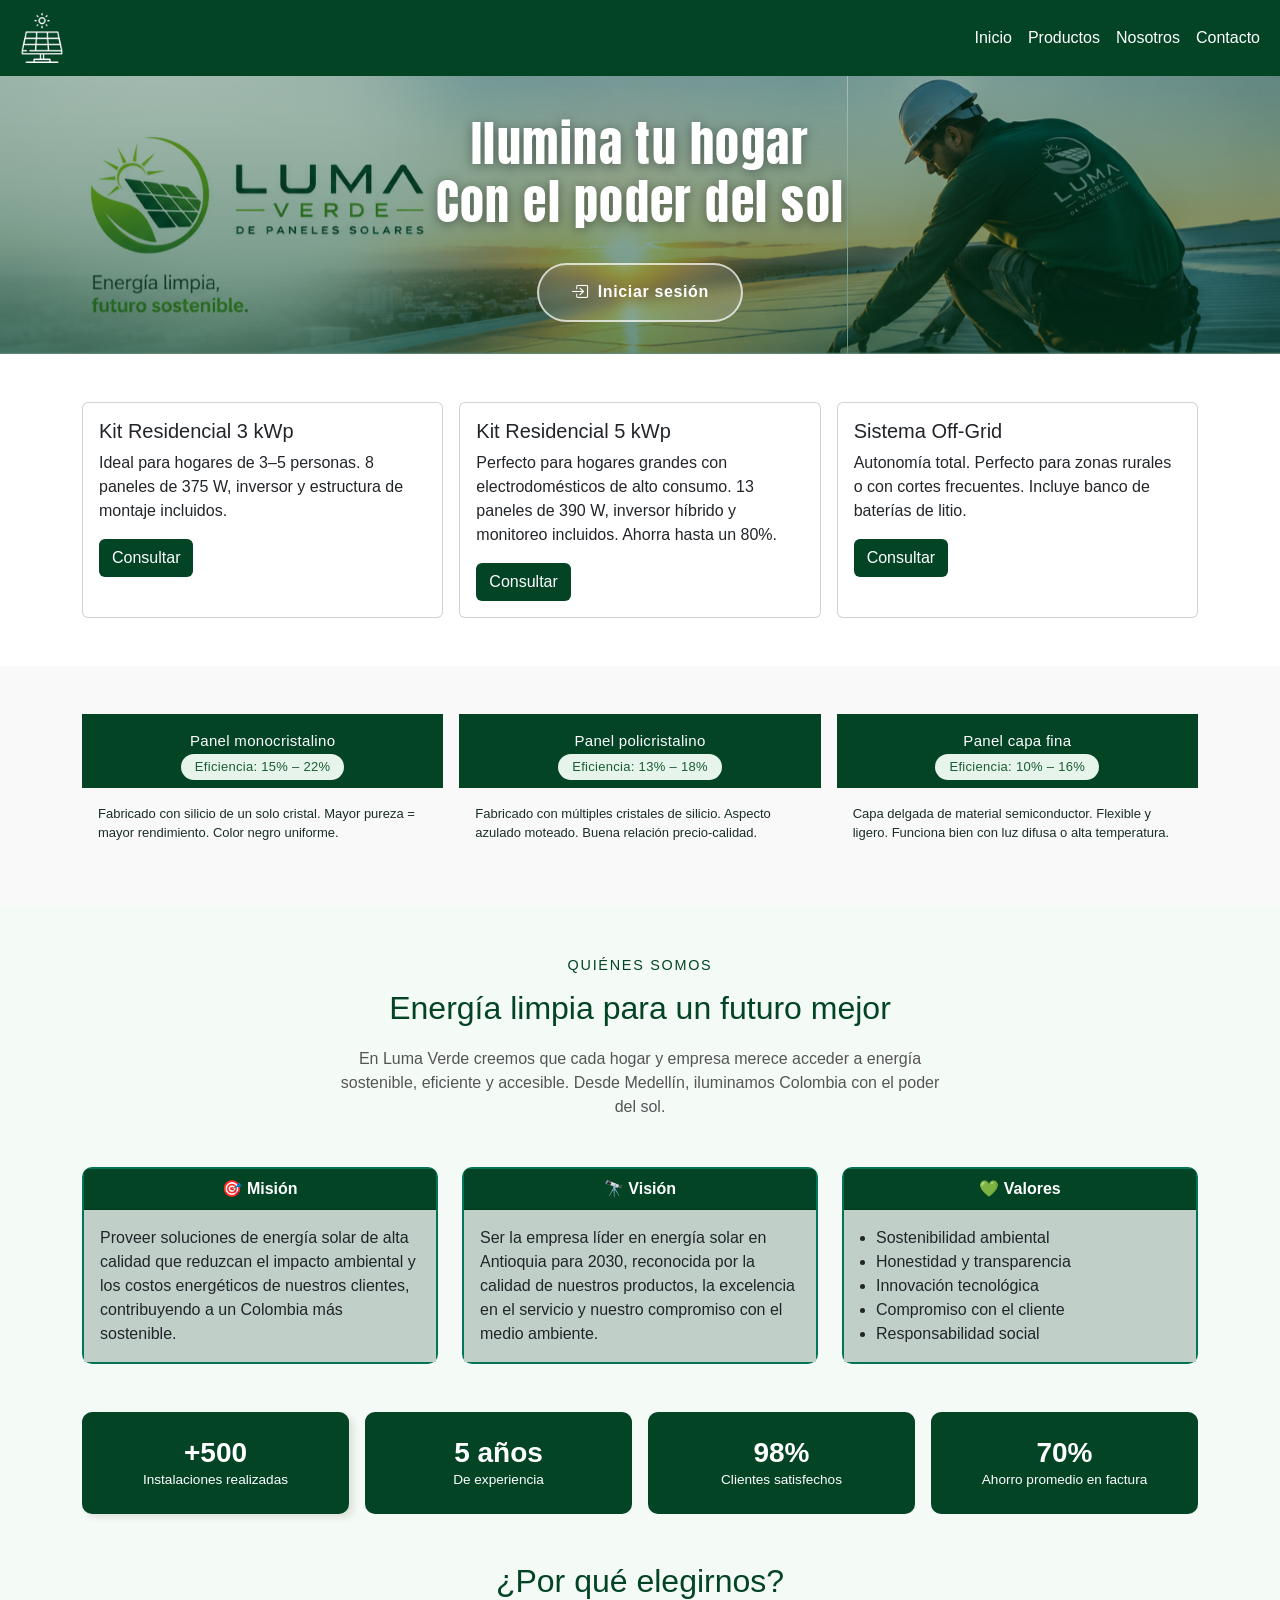
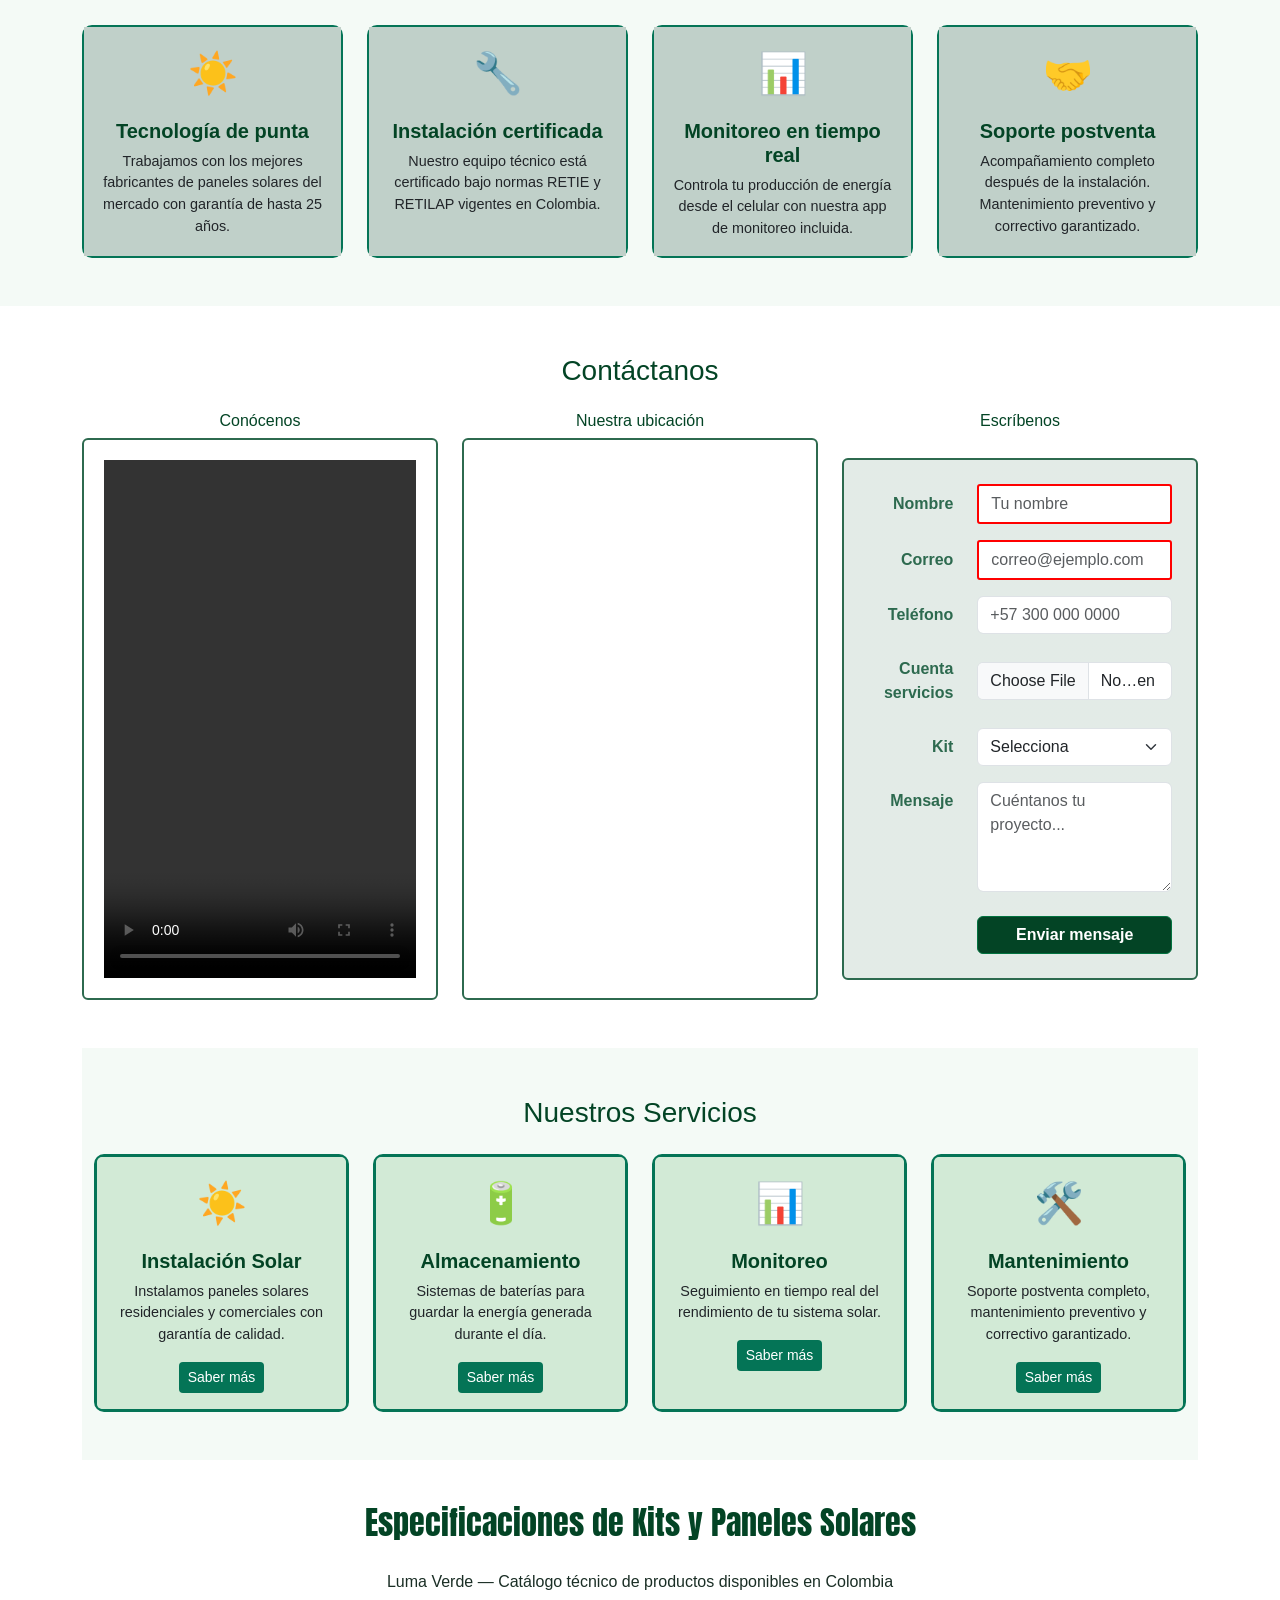
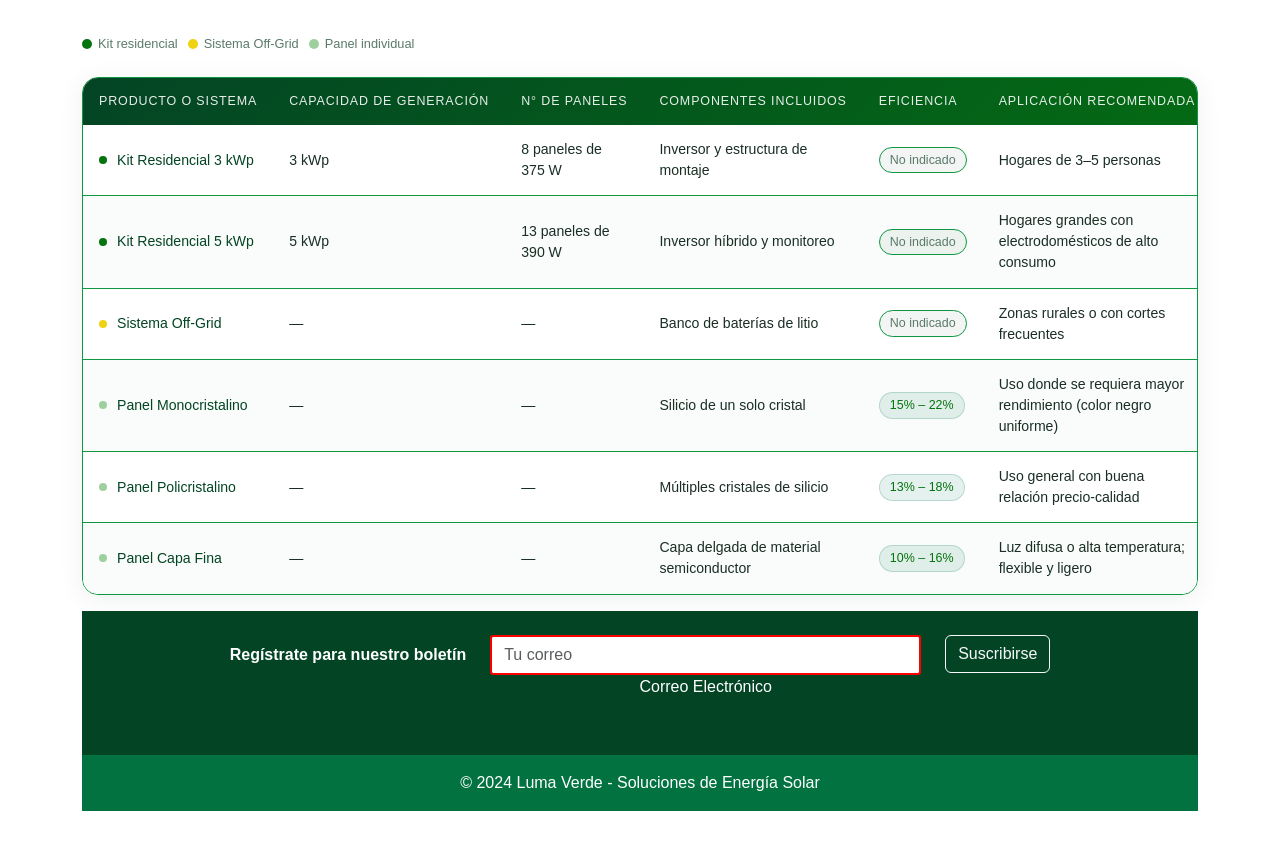
<file: index.html>
<!DOCTYPE html>
<html lang="es">
<head>
  <meta charset="UTF-8">
  <meta name="viewport" content="width=device-width, initial-scale=1.0">
  <meta name="description" content="Soluciones de energía solar para tu hogar. Kits residenciales 3-5 kWp, sistemas Off-Grid y asesoría gratuita. Reduce tu factura eléctrica hasta 85%. ¡Cotiza gratis!">
  <title>Paneles Solares en Colombia | Kits Solares 3-5 kWp | Luma Verde</title>

  <!-- fonts -->
  <link rel="preconnect" href="https://fonts.googleapis.com">
  <link rel="preconnect" href="https://fonts.gstatic.com" crossorigin>
  <link href="https://fonts.googleapis.com/css2?family=Anton&family=Archivo+Black&display=swap" rel="stylesheet">

  <!-- Bootstrap CSS -->
  <link href="https://cdn.jsdelivr.net/npm/bootstrap@5.3.8/dist/css/bootstrap.min.css" rel="stylesheet"
    integrity="sha384-sRIl4kxILFvY47J16cr9ZwB07vP4J8+LH7qKQnuqkuIAvNWLzeN8tE5YBujZqJLB" crossorigin="anonymous">

  <!-- Bootstrap Icons -->
  <link rel="stylesheet" href="https://cdn.jsdelivr.net/npm/bootstrap-icons@1.11.3/font/bootstrap-icons.min.css">

  <!-- Custom CSS -->
  <link rel="stylesheet" href="estilos.css">

  <!-- Schema.org Structured Data -->
  <script type="application/ld+json">
    {
      "@context": "https://schema.org",
      "@type": "LocalBusiness",
      "name": "Luma Verde",
      "description": "Soluciones de energía solar residencial y empresarial",
      "address": {
        "@type": "PostalAddress",
        "streetAddress": "[Dirección]",
        "addressLocality": "[medellín]",
        "addressCountry": "CO"
      },
      "telephone": "[320 654 8796]",
      "url": "https://lumaverde.com",
      "image": "img/logo.png"
    }
  </script>
</head>

<body style=" background: linear-gradient(to bottom, rgba(254, 255, 255, 0.35) 0%, rgba(255, 255, 255, 0.6) 100%);">
<!-- Navigation -->
<nav class="navbar navbar-expand-lg sticky-top" style="background-color: #034425;">
  <div class="container-fluid">
    <a class="navbar-brand text-white" href="#inicio">
      <img id="icono" src="img/panel-solar.png" alt="Logo Luma Verde">
    </a>
    <button class="navbar-toggler border-white" type="button"
      data-bs-toggle="collapse" data-bs-target="#navbarNav"
      aria-controls="navbarNav" aria-expanded="false"
      aria-label="Toggle navigation">
      <span class="navbar-toggler-icon"></span>
    </button>
    <div class="collapse navbar-collapse" id="navbarNav">
      <ul class="navbar-nav ms-auto">
        <li class="nav-item">
          <a class="nav-link active text-white" href="#inicio">Inicio</a>
        </li>
        <li class="nav-item">
          <a class="nav-link text-white" href="#productos">Productos</a>
        </li>
        <li class="nav-item">
          <a class="nav-link text-white" href="#sobre-nosotros">Nosotros</a>
        </li>
        <li class="nav-item">
          <a class="nav-link text-white" href="#contacto">Contacto</a>
        </li>
      </ul>
    </div>
  </div>
</nav>

<!-- ═══ HERO / BANNER ════════════════════════════════════ -->
<section id="inicio">
  <div style="position: relative;">
    <div id="carouselBanner" class="carousel slide" data-bs-ride="carousel">
      <div class="carousel-inner">
        <div class="carousel-item active">
          <img src="img/banner1.png" class="d-block w-100" alt="Energía solar residencial">
        </div>
        <div class="carousel-item">
          <img src="img/banner2.png" class="d-block w-100" alt="Instalación de paneles">
        </div>
        <div class="carousel-item">
          <img src="img/banner3.png" class="d-block w-100" alt="Sistema solar">
        </div>
      </div>
    </div>
    <div class="carousel-overlay"></div>

    <div class="hero-texto">
      <h1>Ilumina tu hogar<br>Con el poder del sol</h1>
      <a href="loginInicio.html" class="btn-flotante" style="align-items: left;">
        <i class="bi bi-box-arrow-in-right icon-desktop"></i>
        <i class="bi bi-key icon-mobile"></i>
        <span class="btn-texto">Iniciar sesión</span>
      </a>
    </div>

  </div>
</section>

<!-- Productos -->
<section id="productos" class="py-5">
  <div class="container">
    <div class="row g-3">
      <div class="col-sm-12 col-md-4">
        <div class="card h-100">
          <div class="card-body">
            <h5 class="card-title">Kit Residencial 3 kWp</h5>
            <p class="card-text">Ideal para hogares de 3–5 personas. 8 paneles de 375 W, inversor y estructura de montaje incluidos.</p>
            <button type="button" class="btn text-white" style="background-color: #034425;">Consultar</button>
          </div>
        </div>
      </div>
      <div class="col-sm-12 col-md-4">
        <div class="card h-100">
          <div class="card-body">
            <h5 class="card-title">Kit Residencial 5 kWp</h5>
            <p class="card-text">Perfecto para hogares grandes con electrodomésticos de alto consumo. 13 paneles de 390 W, inversor híbrido y monitoreo incluidos. Ahorra hasta un 80%.</p>
            <button type="button" class="btn text-white" style="background-color: #034425;">Consultar</button>
          </div>
        </div>
      </div>
      <div class="col-sm-12 col-md-4">
        <div class="card h-100">
          <div class="card-body">
            <h5 class="card-title">Sistema Off-Grid</h5>
            <p class="card-text">Autonomía total. Perfecto para zonas rurales o con cortes frecuentes. Incluye banco de baterías de litio.</p>
            <button type="button" class="btn text-white" style="background-color: #034425;">Consultar</button>
          </div>
        </div>
      </div>
    </div>
  </div>
</section>

<!-- Panel Types Section -->
<section class="py-5" style="background-color: #f9f9f9;">
  <div class="container">
    <div class="row g-3">
      <div class="col-12 col-md-4">
        <div style="border: 0.5px solid var(--color-border-tertiary); border-radius: var(--border-radius-lg); overflow: hidden;">
          <div class="panel-header">
            Panel monocristalino
            <div><span class="eff-badge">Eficiencia: 15% – 22%</span></div>
          </div>
          <div style="padding: 1rem; background: var(--color-background-primary);">
            <p style="font-size: 13px; color: var(--color-text-secondary); margin: 0;">Fabricado con silicio de un solo cristal. Mayor pureza = mayor rendimiento. Color negro uniforme.</p>
          </div>
        </div>
      </div>
      <div class="col-12 col-md-4">
        <div style="border: 0.5px solid var(--color-border-tertiary); border-radius: var(--border-radius-lg); overflow: hidden;">
          <div class="panel-header">
            Panel policristalino
            <div><span class="eff-badge">Eficiencia: 13% – 18%</span></div>
          </div>
          <div style="padding: 1rem; background: var(--color-background-primary);">
            <p style="font-size: 13px; color: var(--color-text-secondary); margin: 0;">Fabricado con múltiples cristales de silicio. Aspecto azulado moteado. Buena relación precio-calidad.</p>
          </div>
        </div>
      </div>
      <div class="col-12 col-md-4">
        <div style="border: 0.5px solid var(--color-border-tertiary); border-radius: var(--border-radius-lg); overflow: hidden;">
          <div class="panel-header">
            Panel capa fina
            <div><span class="eff-badge">Eficiencia: 10% – 16%</span></div>
          </div>
          <div style="padding: 1rem; background: var(--color-background-primary);">
            <p style="font-size: 13px; color: var(--color-text-secondary); margin: 0;">Capa delgada de material semiconductor. Flexible y ligero. Funciona bien con luz difusa o alta temperatura.</p>
          </div>
        </div>
      </div>
    </div>
  </div>
</section>
<!-- About Us Section -->
<section id="sobre-nosotros" class="py-5" style="background-color: #f4faf6;">
  <div class="container">
    <div class="text-center mb-5">
      <p id="catalogo" style="color: #034425; font-size: 0.9rem;">Quiénes somos</p>
      <h2 style="color: #034425;">Energía limpia para un futuro mejor</h2>
      <p class="mt-3 mx-auto" style="max-width: 600px; color: #555;">
        En Luma Verde creemos que cada hogar y empresa merece acceder a energía
        sostenible, eficiente y accesible. Desde Medellín, iluminamos Colombia
        con el poder del sol.
      </p>
    </div>

    <!-- Mission/Vision/Values -->
    <div class="row g-4 mb-5">
      <div class="col-12 col-md-4">
        <div class="card h-100" style="border: 2px solid #047456; border-radius: 10px;">
          <div class="card-header text-white text-center fw-bold" style="background-color: #034425;">
            🎯 Misión
          </div>
          <div class="card-body" style="background-color: #c0d0c9;">
            <p class="card-text">
              Proveer soluciones de energía solar de alta calidad que reduzcan
              el impacto ambiental y los costos energéticos de nuestros clientes,
              contribuyendo a un Colombia más sostenible.
            </p>
          </div>
        </div>
      </div>

      <div class="col-12 col-md-4">
        <div class="card h-100" style="border: 2px solid #047456; border-radius: 10px;">
          <div class="card-header text-white text-center fw-bold" style="background-color: #034425;">
            🔭 Visión
          </div>
          <div class="card-body" style="background-color: #c0d0c9;">
            <p class="card-text">
              Ser la empresa líder en energía solar en Antioquia para 2030,
              reconocida por la calidad de nuestros productos, la excelencia
              en el servicio y nuestro compromiso con el medio ambiente.
            </p>
          </div>
        </div>
      </div>

      <div class="col-12 col-md-4">
        <div class="card h-100" style="border: 2px solid #047456; border-radius: 10px;">
          <div class="card-header text-white text-center fw-bold" style="background-color: #034425;">
            💚 Valores
          </div>
          <div class="card-body" style="background-color: #c0d0c9;">
            <ul class="card-text ps-3">
              <li>Sostenibilidad ambiental</li>
              <li>Honestidad y transparencia</li>
              <li>Innovación tecnológica</li>
              <li>Compromiso con el cliente</li>
              <li>Responsabilidad social</li>
            </ul>
          </div>
        </div>
      </div>
    </div>

    <!-- Statistics -->
    <div class="row g-3 text-center mb-5">
      <div class="col-6 col-md-3">
        <div class="p-4 rounded" style="box-shadow: 5px 4px 6px rgba(36, 26, 1, 0.1); background-color: #034425; color: white; border-radius: 10px !important;">
          <h3 class="fw-bold mb-0">+500</h3>
          <p class="mb-0" style="font-size: 0.85rem;">Instalaciones realizadas</p>
        </div>
      </div>
      <div class="col-6 col-md-3">
        <div class="p-4 rounded" style="background-color: #034425; color: white; border-radius: 10px !important;">
          <h3 class="fw-bold mb-0">5 años</h3>
          <p class="mb-0" style="font-size: 0.85rem;">De experiencia</p>
        </div>
      </div>
      <div class="col-6 col-md-3">
        <div class="p-4 rounded" style="background-color: #034425; color: white; border-radius: 10px !important;">
          <h3 class="fw-bold mb-0">98%</h3>
          <p class="mb-0" style="font-size: 0.85rem;">Clientes satisfechos</p>
        </div>
      </div>
      <div class="col-6 col-md-3">
        <div class="p-4 rounded" style="background-color: #034425; color: white; border-radius: 10px !important;">
          <h3 class="fw-bold mb-0">70%</h3>
          <p class="mb-0" style="font-size: 0.85rem;">Ahorro promedio en factura</p>
        </div>
      </div>
    </div>

    <!-- Why Choose Us -->
    <div class="text-center mb-4">
      <h2 style="color: #034425;">¿Por qué elegirnos?</h2>
    </div>

    <div class="row g-4">
      <div class="col-12 col-md-6 col-lg-3">
        <div class="card h-100 text-center" style="border: 2px solid #047456; border-radius: 10px;">
          <div class="card-body" style="background-color: #c0d0c9;">
            <div class="mb-3" style="font-size: 2.5rem;">☀️</div>
            <h5 class="card-title fw-bold" style="color: #034425;">Tecnología de punta</h5>
            <p class="card-text" style="font-size: 0.9rem;">
              Trabajamos con los mejores fabricantes de paneles solares del mercado
              con garantía de hasta 25 años.
            </p>
          </div>
        </div>
      </div>

      <div class="col-12 col-md-6 col-lg-3">
        <div class="card h-100 text-center" style="border: 2px solid #047456; border-radius: 10px;">
          <div class="card-body" style="background-color: #c0d0c9;">
            <div class="mb-3" style="font-size: 2.5rem;">🔧</div>
            <h5 class="card-title fw-bold" style="color: #034425;">Instalación certificada</h5>
            <p class="card-text" style="font-size: 0.9rem;">
              Nuestro equipo técnico está certificado bajo normas RETIE y RETILAP
              vigentes en Colombia.
            </p>
          </div>
        </div>
      </div>

      <div class="col-12 col-md-6 col-lg-3">
        <div class="card h-100 text-center" style="border: 2px solid #047456; border-radius: 10px;">
          <div class="card-body" style="background-color: #c0d0c9;">
            <div class="mb-3" style="font-size: 2.5rem;">📊</div>
            <h5 class="card-title fw-bold" style="color: #034425;">Monitoreo en tiempo real</h5>
            <p class="card-text" style="font-size: 0.9rem;">
              Controla tu producción de energía desde el celular con nuestra
              app de monitoreo incluida.
            </p>
          </div>
        </div>
      </div>

      <div class="col-12 col-md-6 col-lg-3">
        <div class="card h-100 text-center" style="border: 2px solid #047456; border-radius: 10px;">
          <div class="card-body" style="background-color: #c0d0c9;">
            <div class="mb-3" style="font-size: 2.5rem;">🤝</div>
            <h5 class="card-title fw-bold" style="color: #034425;">Soporte postventa</h5>
            <p class="card-text" style="font-size: 0.9rem;">
              Acompañamiento completo después de la instalación. Mantenimiento
              preventivo y correctivo garantizado.
            </p>
          </div>
        </div>
      </div>
    </div>
  </div>
</section>
<!-- Contact Section -->
<section id="contacto" class="py-5">
  <div class="container">
    <h3 class="text-center mb-4" style="color: #034425;">Contáctanos</h3>

    <div class="row justify-content-center align-items-stretch g-4">
      <!-- Video -->
      <div class="col-12 col-md-4 d-flex flex-column">
        <h6 class="text-center mb-2" style="color: #034425;">Conócenos</h6>
        <video src="video/video.mp4" controls class="w-100 rounded"
          style="border: 2px solid #2d6a4f; border-radius: 10px; flex: 1; object-fit: cover;">
        </video>
      </div>

      <!-- Google Maps -->
      <div class="col-12 col-md-4 d-flex flex-column">
        <h6 class="text-center mb-2" style="color: #034425;">Nuestra ubicación</h6>
        <iframe
          src="https://www.google.com/maps/embed?pb=!1m18!1m12!1m3!1d15864.571041290706!2d-75.57286081868273!3d6.244910130312127!2m3!1f0!2f0!3f0!3m2!1i1024!2i768!4f13.1!3m3!1m2!1s0x8e442859d833cfa3%3A0xa3fca5c91547777f!2sCesde%20-%20Centro%20de%20Estudios%20Especializados!5e0!3m2!1ses!2sco!4v1780025253032!5m2!1ses!2sco"
          class="w-100 rounded flex-grow-1" style="border: 2px solid #2d6a4f; border-radius: 10px; min-height: 300px; object-fit: cover;"
          allowfullscreen="" loading="lazy">
        </iframe>
      </div>

      <!-- Contact Form -->
      <div class="col-12 col-md-4 d-flex flex-column">
        <h6 class="text-center mb-2" style="color: #034425;">Escríbenos</h6>
        <fieldset class="border rounded p-4 flex-grow-1"
          style="border: 2px solid #2d6a4f !important; border-radius: 10px; background-color: #2d6a4f22;">
          <form action="/my-handling-form-page" method="post">

            <div class="row align-items-center mb-3">
              <div class="col-4 text-end">
                <label for="name" class="col-form-label fw-semibold" style="color: #2d6a4f;">Nombre</label>
              </div>
              <div class="col-8">
                <input type="text" id="name" name="user_name" class="form-control" placeholder="Tu nombre" required>
              </div>
            </div>

            <div class="row align-items-center mb-3">
              <div class="col-4 text-end">
                <label for="mail" class="col-form-label fw-semibold" style="color: #2d6a4f;">Correo</label>
              </div>
              <div class="col-8">
                <input type="email" id="mail" name="user_email" class="form-control" placeholder="correo@ejemplo.com" required>
              </div>
            </div>

            <div class="row align-items-center mb-3">
              <div class="col-4 text-end">
                <label for="phone" class="col-form-label fw-semibold" style="color: #2d6a4f;">Teléfono</label>
              </div>
              <div class="col-8">
                <input type="tel" id="phone" name="user_phone" class="form-control" placeholder="+57 300 000 0000">
              </div>
            </div>

            <div class="row align-items-center mb-3">
              <div class="col-4 text-end">
                <label for="file" class="col-form-label fw-semibold" style="color: #2d6a4f;">Cuenta servicios</label>
              </div>
              <div class="col-8">
                <input type="file" class="form-control" id="file">
              </div>
            </div>

            <div class="row align-items-center mb-3">
              <div class="col-4 text-end">
                <label for="kit" class="col-form-label fw-semibold" style="color: #2d6a4f;">Kit</label>
              </div>
              <div class="col-8">
                <select id="kit" name="user_kit" class="form-select">
                  <option value="" disabled selected>Selecciona</option>
                  <option value="residencial3">Kit 3 kWp</option>
                  <option value="residencial5">Kit 5 kWp</option>
                  <option value="offgrid">Off-Grid</option>
                </select>
              </div>
            </div>

            <div class="row align-items-start mb-4">
              <div class="col-4 text-end">
                <label for="msg" class="col-form-label fw-semibold" style="color: #2d6a4f;">Mensaje</label>
              </div>
              <div class="col-8">
                <textarea id="msg" name="user_message" class="form-control" rows="4"
                  placeholder="Cuéntanos tu proyecto..."></textarea>
              </div>
            </div>

            <div class="row">
              <div class="col-8 offset-4 d-grid">
                <button type="submit" class="btn text-white fw-bold"
                  style="background-color: #034425; border-color: #027340;">
                  Enviar mensaje
                </button>
              </div>
            </div>

          </form>
        </fieldset>
      </div>
    </div>
  </div>
</section>
<!-- tabla -->
<div class="container">
 
 
    <!-- Sección de paneles / servicios -->
<section id="servicios" class="py-5" style="background-color: #f4faf6;">
  <div class="container">
    <h3 class="text-center mb-4" style="color: #034425;">Nuestros Servicios</h3>

    <div class="row g-4">

      <!-- Card 1 -->
      <div class="col-12 col-md-6 col-lg-3">
        <div class="card h-100 text-center"
             style="border: 3px solid #047456; border-radius: 10px;">
          <div class="card-body" style="border-radius: 5px; background-color: var(--verde-suave-2);">
            <div class="mb-3" style="font-size: 2.5rem;">☀️</div>
            <h5 class="card-title fw-bold" style="color: #034425;">
              Instalación Solar
            </h5>
            <p class="card-text" style="font-size: 0.9rem;">
              Instalamos paneles solares residenciales y comerciales 
              con garantía de calidad.
            </p>
            <a href="#contacto" class="btn btn-sm"
               style="background-color: #047456; color: white;">
              Saber más
            </a>
          </div>
        </div>
      </div>

      <!-- Card 2 -->
      <div class="col-12 col-md-6 col-lg-3">
        <div class="card h-100 text-center"
             style="border: 3px solid #047456; border-radius: 10px;">
          <div class="card-body" style="border-radius: 5px; background-color:var(--verde-suave-2);">
            <div class="mb-3" style="font-size: 2.5rem;">🔋</div>
            <h5 class="card-title fw-bold" style="color: #034425;">
              Almacenamiento
            </h5>
            <p class="card-text" style="font-size: 0.9rem;">
              Sistemas de baterías para guardar la energía 
              generada durante el día.
            </p>
            <a href="#contacto" class="btn btn-sm"
               style="background-color: #047456; color: white;">
              Saber más
            </a>
          </div>
        </div>
      </div>

      <!-- Card 3 -->
      <div class="col-12 col-md-6 col-lg-3">
        <div class="card h-100 text-center"
             style="border: 3px solid #047456; border-radius: 10px;">
          <div class="card-body" style="border-radius: 5px; background-color:var(--verde-suave-2);">
            <div class="mb-3" style="font-size: 2.5rem;">📊</div>
            <h5 class="card-title fw-bold" style="color: #034425;">
              Monitoreo
            </h5>
            <p class="card-text" style="font-size: 0.9rem;">
              Seguimiento en tiempo real del rendimiento 
              de tu sistema solar.
            </p>
            <a href="#contacto" class="btn btn-sm"
               style="background-color: #047456; color: white;">
              Saber más
            </a>
          </div>
        </div>
      </div>

      <!-- Card 4 -->
      <div class="col-12 col-md-6 col-lg-3">
        <div class="card h-100 text-center"
             style="border: 3px solid #047456; border-radius: 10px;">
          <div class="card-body" style="border-radius: 5px; background-color: var(--verde-suave-2);">
            <div class="mb-3" style="font-size: 2.5rem;">🛠️</div>
            <h5 class="card-title fw-bold" style="color: #034425;">
              Mantenimiento
            </h5>
            <p class="card-text" style="font-size: 0.9rem;">
              Soporte postventa completo, mantenimiento 
              preventivo y correctivo garantizado.
            </p>
            <a href="#contacto" class="btn btn-sm"
               style="background-color: #047456; color: white;">
              Saber más
            </a>
          </div>
        </div>
      </div>

    </div>
  </div>
</section>

  <!-- Encabezado -->
  <div class=" text-center py-4">
    <div>
      <h1 class="">Especificaciones de Kits y Paneles Solares</h1>
      <p>Luma Verde — Catálogo técnico de productos disponibles en Colombia</p>
    </div>
  </div>

  <!-- Leyenda -->
  <div class="legend">
    <div class="legend-item">
      <div class="dot dot-kit"></div> Kit residencial
    </div>
    <div class="legend-item">
      <div class="dot dot-offgrid"></div> Sistema Off-Grid
    </div>
    <div class="legend-item">
      <div class="dot dot-panel"></div> Panel individual
    </div>
  </div>

  <!-- Tabla -->
  <div class="table-wrap">
    <table>
      <thead>
        <tr>
          <th>Producto o Sistema</th>
          <th>Capacidad de Generación</th>
          <th>N° de Paneles</th>
          <th>Componentes Incluidos</th>
          <th>Eficiencia</th>
          <th>Aplicación Recomendada</th>
          <th>Ahorro Estimado</th>
          <th>Fuente</th>
        </tr>
      </thead>
      <tbody>
 
        <!-- Kit Residencial 3 kWp -->
        <tr>
          <td>
            <div class="producto-cell">
              <div class="tipo-dot dot-kit"></div>
              <span class="producto-nombre">Kit Residencial 3 kWp</span>
            </div>
          </td>
          <td>3 kWp</td>
          <td>8 paneles de 375 W</td>
          <td>Inversor y estructura de montaje</td>
          <td><span class="badge-eficiencia badge-na">No indicado</span></td>
          <td>Hogares de 3–5 personas</td>
          <td><span class="badge-ahorro">💚 Ahorro promedio del 70%</span></td>
          <td><span class="fuente-tag">[1]</span></td>
        </tr>
 
        <!-- Kit Residencial 5 kWp -->
        <tr>
          <td>
            <div class="producto-cell">
              <div class="tipo-dot dot-kit"></div>
              <span class="producto-nombre">Kit Residencial 5 kWp</span>
            </div>
          </td>
          <td>5 kWp</td>
          <td>13 paneles de 390 W</td>
          <td>Inversor híbrido y monitoreo</td>
          <td><span class="badge-eficiencia badge-na">No indicado</span></td>
          <td>Hogares grandes con electrodomésticos de alto consumo</td>
          <td><span class="badge-ahorro">💚 Hasta un 80%</span></td>
          <td><span class="fuente-tag">[1]</span></td>
        </tr>
 
        <!-- Sistema Off-Grid -->
        <tr>
          <td>
            <div class="producto-cell">
              <div class="tipo-dot dot-offgrid"></div>
              <span class="producto-nombre">Sistema Off-Grid</span>
            </div>
          </td>
          <td>—</td>
          <td>—</td>
          <td>Banco de baterías de litio</td>
          <td><span class="badge-eficiencia badge-na">No indicado</span></td>
          <td>Zonas rurales o con cortes frecuentes</td>
          <td><span class="badge-ahorro">💚 Autonomía total</span></td>
          <td><span class="fuente-tag">[1]</span></td>
        </tr>
 
        <!-- Panel Monocristalino -->
        <tr>
          <td>
            <div class="producto-cell">
              <div class="tipo-dot dot-panel"></div>
              <span class="producto-nombre">Panel Monocristalino</span>
            </div>
          </td>
          <td>—</td>
          <td>—</td>
          <td>Silicio de un solo cristal</td>
          <td><span class="badge-eficiencia">15% – 22%</span></td>
          <td>Uso donde se requiera mayor rendimiento (color negro uniforme)</td>
          <td><span class="badge-ahorro">💚 Ahorro promedio del 70%</span></td>
          <td><span class="fuente-tag">[1]</span></td>
        </tr>
 
        <!-- Panel Policristalino -->
        <tr>
          <td>
            <div class="producto-cell">
              <div class="tipo-dot dot-panel"></div>
              <span class="producto-nombre">Panel Policristalino</span>
            </div>
          </td>
          <td>—</td>
          <td>—</td>
          <td>Múltiples cristales de silicio</td>
          <td><span class="badge-eficiencia">13% – 18%</span></td>
          <td>Uso general con buena relación precio-calidad</td>
          <td><span class="badge-ahorro">💚 Ahorro promedio del 70%</span></td>
          <td><span class="fuente-tag">[1]</span></td>
        </tr>
 
        <!-- Panel Capa Fina -->
        <tr>
          <td>
            <div class="producto-cell">
              <div class="tipo-dot dot-panel"></div>
              <span class="producto-nombre">Panel Capa Fina</span>
            </div>
          </td>
          <td>—</td>
          <td>—</td>
          <td>Capa delgada de material semiconductor</td>
          <td><span class="badge-eficiencia">10% – 16%</span></td>
          <td>Luz difusa o alta temperatura; flexible y ligero</td>
          <td><span class="badge-ahorro">💚 Ahorro promedio del 70%</span></td>
          <td><span class="fuente-tag">[1]</span></td>
        </tr>
 
      </tbody>
    </table>
  </div>

<!-- Footer -->

<footer class="text-center text-white" style="background-color: #034425;">
  <div class="container p-4 pb-0">
    <!-- Newsletter Section -->
    <section class="mb-4">
      <form action="">
        <div class="row d-flex justify-content-center">
          <div class="col-auto">
            <p class="pt-2">
              <strong>Regístrate para nuestro boletín</strong>
            </p>
          </div>

          <div class="col-md-5 col-12">
            <div class="form-outline form-white mb-4">
              <input type="email" id="newsletter-email" class="form-control" placeholder="Tu correo" required>
              <label class="form-label" for="newsletter-email">Correo Electrónico</label>
            </div>
          </div>

          <div class="col-auto">
            <button type="submit" class="btn btn-outline-light mb-4">
              Suscribirse
            </button>
          </div>
        </div>
      </form>
    </section>
  </div>

  <!-- Copyright -->
  <div class="text-center p-3" style="background-color: #027340;">
    © 2024 Luma Verde - Soluciones de Energía Solar
  </div>
</footer>
<div class="container my-5">

<!-- End of .container -->
<!-- Scripts -->
<script src="https://cdn.jsdelivr.net/npm/bootstrap@5.3.8/dist/js/bootstrap.bundle.min.js"
  integrity="sha384-FKyoEForCGlyvwx9Hj09JcYn3nv7wiPVlz7YYwJrWVcXK/BmnVDxM+D2scQbITxI"
  crossorigin="anonymous"></script>
</body>
</html>
</file>
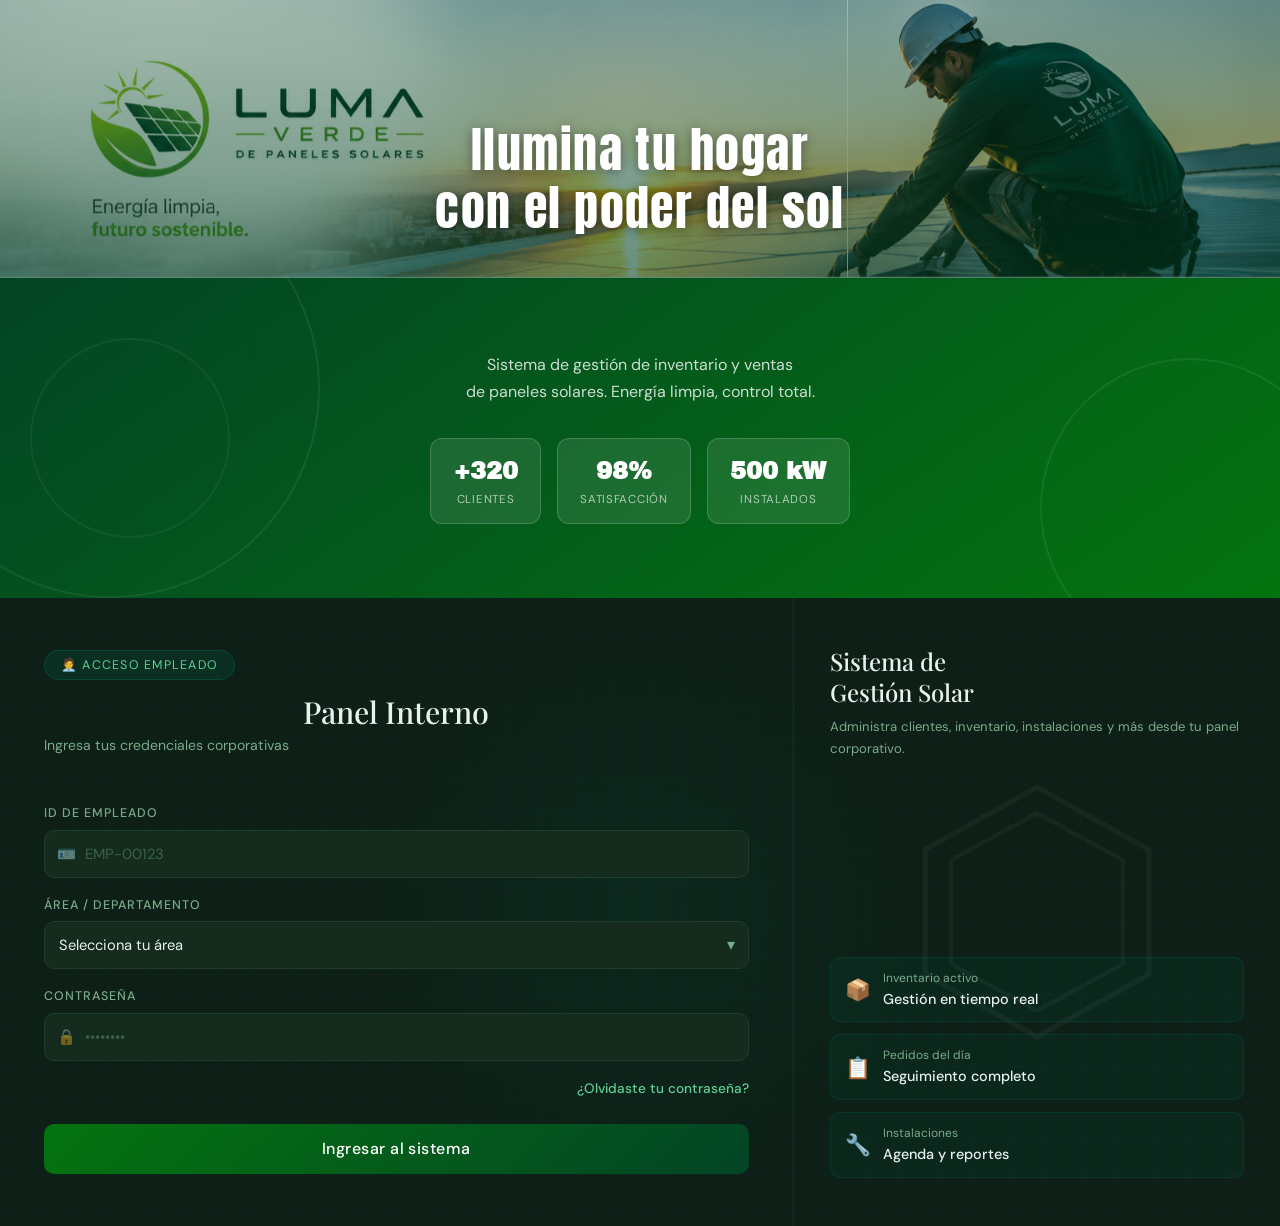
<file: loginEmpleado.html>
<!DOCTYPE html>
<html lang="es">
<head>
  <meta charset="UTF-8">
  <meta name="viewport" content="width=device-width, initial-scale=1.0">
  <title>Inicio — Luma Verde</title>

  <!-- Fonts -->
  <link rel="preconnect" href="https://fonts.googleapis.com">
  <link rel="preconnect" href="https://fonts.gstatic.com" crossorigin>
  <link href="https://fonts.googleapis.com/css2?family=Anton&family=Archivo+Black&family=DM+Sans:wght@300;400;500&family=Playfair+Display:wght@600;700&display=swap" rel="stylesheet">

  <!-- Bootstrap CSS -->
  <link href="https://cdn.jsdelivr.net/npm/bootstrap@5.3.8/dist/css/bootstrap.min.css" rel="stylesheet"
    integrity="sha384-sRIl4kxILFvY47J16cr9ZwB07vP4J8+LH7qKQnuqkuIAvNWLzeN8tE5YBujZqJLB" crossorigin="anonymous">

  <!-- Estilos compartidos del proyecto -->
  <link rel="stylesheet" href="estilos.css">

  <style>
    /* =============================================
       ESTILOS PROPIOS DE loginInicio.html
       Variables heredadas de estilos.css
    ============================================= */

    body {
      font-family: 'DM Sans', sans-serif;
      background-color: var(--fondo);
      min-height: 100vh;
      overflow-x: hidden;
    }

    /* ── HERO / BANNER ────────────────────────── */
    #inicio {
      position: relative;
    }

    #inicio .carousel-item img {
      max-height: 480px;
      object-fit: cover;
      width: 100%;
    }

    /* Overlay oscuro sobre el carousel */
    .carousel-overlay {
      position: absolute;
      inset: 0;
      background: linear-gradient(to bottom, rgba(3,68,37,0.35) 0%, rgba(3,68,37,0.6) 100%);
      z-index: 1;
      pointer-events: none;
    }

    .hero-texto {
      position: absolute;
      bottom: 32px;
      left: 0;
      right: 0;
      z-index: 2;
      text-align: center;
    }

    .hero-texto h1 {
      font-family: 'Anton', sans-serif;
      font-size: clamp(1.8rem, 4vw, 3rem);
      color: var(--blanco);
      text-shadow: 0 2px 12px rgba(0,0,0,0.4);
      letter-spacing: 0.03em;
      padding: 0;
      animation: fadeIn 1s ease forwards;
    }

    /* ── PANEL IZQUIERDO (stats) ─────────────── */
    .panel-izquierdo {
      width: 100%;
      background: linear-gradient(145deg, var(--verde-oscuro) 0%, var(--verde-medio) 100%);
      position: relative;
      display: flex;
      flex-direction: column;
      justify-content: center;
      align-items: center;
      padding: 3rem 2rem;
      overflow: hidden;
      min-height: 320px;
    }

    /* Círculos decorativos */
    .panel-izquierdo::before {
      content: '';
      position: absolute;
      width: 420px; height: 420px;
      border-radius: 50%;
      border: 2px solid rgba(255,255,255,0.07);
      top: -100px; left: -100px;
      pointer-events: none;
    }
    .panel-izquierdo::after {
      content: '';
      position: absolute;
      width: 300px; height: 300px;
      border-radius: 50%;
      border: 2px solid rgba(255,255,255,0.07);
      bottom: -60px; right: -60px;
      pointer-events: none;
    }

    .panel-circulo-extra {
      position: absolute;
      width: 200px; height: 200px;
      border-radius: 50%;
      border: 2px solid rgba(255,255,255,0.05);
      bottom: 60px; left: 30px;
      pointer-events: none;
    }

    .panel-contenido {
      position: relative;
      z-index: 1;
      text-align: center;
      width: 100%;
    }

    .panel-subtitulo {
      color: rgba(255,255,255,0.8);
      font-size: 1rem;
      line-height: 1.7;
      margin-bottom: 2rem;
    }

    /* Stats dentro del panel izquierdo */
    .stats-row {
      display: flex;
      gap: 1rem;
      justify-content: center;
      flex-wrap: wrap;
    }

    .stat-card {
      background: rgba(255,255,255,0.1);
      border: 1px solid rgba(255,255,255,0.18);
      border-radius: 12px;
      padding: 0.9rem 1.4rem;
      text-align: center;
      backdrop-filter: blur(4px);
      min-width: 90px;
      transition: transform 0.2s;
    }

    .stat-card:hover {
      transform: translateY(-3px);
    }

    .stat-card .num {
      font-family: 'Archivo Black', sans-serif;
      font-weight: 700;
      font-size: 1.5rem;
      color: var(--blanco);
    }

    .stat-card .lbl {
      font-size: 0.72rem;
      color: rgba(255,255,255,0.65);
      text-transform: uppercase;
      letter-spacing: 0.06em;
      margin-top: 2px;
    }

    @keyframes rotar {
      from { transform: rotate(0deg); }
      to   { transform: rotate(360deg); }
    }

    /* ── PANEL DERECHO (login form) ──────────── */
    .panel-derecho {
      background: #0d1f16;
      border: none;
      padding: 0;
      margin: 0;
      width: 100%;
    }

    /* Fondo con grid */
    .bg-grid {
      position: absolute;
      inset: 0;
      background-image:
        linear-gradient(rgba(4,116,86,0.06) 1px, transparent 1px),
        linear-gradient(90deg, rgba(4,116,86,0.06) 1px, transparent 1px);
      background-size: 36px 36px;
      pointer-events: none;
      z-index: 0;
    }

    .bg-glow {
      position: absolute;
      top: 50%; left: 50%;
      transform: translate(-50%, -50%);
      width: 600px; height: 600px;
      border-radius: 50%;
      background: radial-gradient(circle, rgba(4,116,86,0.1) 0%, transparent 65%);
      pointer-events: none;
      z-index: 0;
    }

    .wrapper {
      position: relative;
      z-index: 1;
      display: flex;
      flex-wrap: wrap;
      min-height: 560px;
    }

    /* Panel formulario */
    .panel-form {
      flex: 1;
      min-width: 300px;
      padding: 52px 44px;
      display: flex;
      flex-direction: column;
      justify-content: center;
      border-right: 1px solid rgba(255,255,255,0.06);
    }

    .form-header {
      margin-bottom: 32px;
    }

    .rol-chip {
      display: inline-flex;
      align-items: center;
      gap: 6px;
      background: rgba(4,116,86,0.18);
      border: 1px solid rgba(4,116,86,0.35);
      border-radius: 50px;
      padding: 5px 16px;
      font-size: 0.78rem;
      color: #5ecf95;
      letter-spacing: 0.1em;
      text-transform: uppercase;
      margin-bottom: 14px;
    }

    .form-header h2 {
      font-family: 'Playfair Display', serif;
      font-size: 1.9rem;
      color: #e8f2ed;
      margin-bottom: 4px;
    }

    .form-header p {
      font-size: 0.88rem;
      color: #7aab8a;
    }

    .form-group {
      margin-bottom: 18px;
    }

    .form-group label {
      display: block;
      font-size: 0.78rem;
      font-weight: 500;
      color: #7aab8a;
      margin-bottom: 7px;
      letter-spacing: 0.08em;
      text-transform: uppercase;
    }

    .input-wrap {
      position: relative;
    }

    .input-wrap .icon {
      position: absolute;
      left: 13px;
      top: 50%;
      transform: translateY(-50%);
      font-size: 0.95rem;
      opacity: 0.45;
      pointer-events: none;
    }

    .input-wrap input,
    .select-wrap select {
      width: 100%;
      padding: 12px 14px 12px 40px;
      border: 1.5px solid #1e3d2a;
      border-radius: 10px;
      font-family: 'DM Sans', sans-serif;
      font-size: 0.92rem;
      color: #e8f2ed;
      background: #152b1e;
      outline: none;
      transition: border-color 0.2s, box-shadow 0.2s;
    }

    .select-wrap select {
      padding-left: 14px;
      appearance: none;
      cursor: pointer;
    }

    .select-wrap {
      position: relative;
    }

    .select-wrap::after {
      content: '▾';
      position: absolute;
      right: 14px;
      top: 50%;
      transform: translateY(-50%);
      color: #7aab8a;
      pointer-events: none;
    }

    .input-wrap input::placeholder { color: #3a6048; }

    .input-wrap input:focus,
    .select-wrap select:focus {
      border-color: var(--verde-medio);
      box-shadow: 0 0 0 3px rgba(4,116,86,0.15);
    }

    .select-wrap select option {
      background: #0d1f16;
    }

    .row-extra {
      display: flex;
      justify-content: flex-end;
      margin-bottom: 24px;
    }

    .link-forgot {
      font-size: 0.85rem;
      color: #5ecf95;
      text-decoration: none;
      font-weight: 500;
    }

    .link-forgot:hover { text-decoration: underline; }

    .btn-login {
      width: 100%;
      padding: 13px;
      background: linear-gradient(135deg, var(--verde-medio), var(--verde-oscuro));
      color: var(--blanco);
      border: none;
      border-radius: 10px;
      font-family: 'DM Sans', sans-serif;
      font-size: 1rem;
      font-weight: 500;
      cursor: pointer;
      letter-spacing: 0.03em;
      transition: transform 0.15s, box-shadow 0.15s;
    }

    .btn-login:hover {
      transform: translateY(-2px);
      box-shadow: 0 10px 28px rgba(4,116,86,0.4);
    }

    .btn-login:active { transform: translateY(0); }

    /* Panel decorativo derecho */
    .panel-deco {
      width: 38%;
      padding: 48px 36px;
      display: flex;
      flex-direction: column;
      justify-content: space-between;
      position: relative;
      overflow: hidden;
    }

    .hex-bg {
      position: absolute;
      top: 50%; left: 50%;
      transform: translate(-50%, -50%);
      width: 260px; height: 260px;
      opacity: 0.04;
    }

    .deco-top {
      position: relative;
      z-index: 2;
    }


    .deco-top h3 {
      font-family: 'Playfair Display', serif;
      font-size: 1.5rem;
      color: #e8f2ed;
      line-height: 1.3;
      margin-bottom: 8px;
    }

    .deco-top p {
      font-size: 0.82rem;
      color: #7aab8a;
      line-height: 1.65;
    }

    .stats {
      position: relative;
      z-index: 2;
      display: flex;
      flex-direction: column;
      gap: 12px;
    }

    .stat-item {
      display: flex;
      align-items: center;
      gap: 12px;
      padding: 11px 14px;
      background: rgba(4,116,86,0.1);
      border: 1px solid rgba(4,116,86,0.22);
      border-radius: 10px;
      transition: background 0.2s;
    }

    .stat-item:hover {
      background: rgba(4,116,86,0.18);
    }

    .stat-icon { font-size: 1.3rem; }

    .stat-label {
      font-size: 0.75rem;
      color: #7aab8a;
      margin-bottom: 2px;
    }

    .stat-val {
      font-size: 0.9rem;
      font-weight: 500;
      color: #e8f2ed;
    }

    /* ── RESPONSIVE ──────────────────────────── */
    @media (max-width: 768px) {
      .panel-deco { display: none; }
      .panel-form { padding: 36px 24px; }
    }
  </style>
</head>

<body>

  <!-- ═══ HERO / BANNER ═══════════════════════════════════ -->
  <section id="inicio">
    <div style="position: relative;">
      <div id="carouselExampleSlidesOnly" class="carousel slide" data-bs-ride="carousel">
        <div class="carousel-inner">
          <div class="carousel-item active">
            <img src="img/banner1.png" class="d-block w-100" alt="Energía solar residencial">
          </div>
          <div class="carousel-item">
            <img src="img/banner2.png" class="d-block w-100" alt="Instalación de paneles">
          </div>
          <div class="carousel-item">
            <img src="img/banner3.png" class="d-block w-100" alt="Sistema solar">
          </div>
        </div>
      </div>
      <!-- Overlay + texto sobre el carousel -->
      <div class="carousel-overlay"></div>
      <div class="hero-texto">
        <h1>Ilumina tu hogar<br>con el poder del sol</h1>
      </div>
    </div>
  </section>

  <!-- ═══ PANEL IZQUIERDO — STATS ═════════════════════════ -->
  <div class="panel-izquierdo">
    <div class="panel-circulo-extra"></div>

    <div class="panel-contenido">
      <p class="panel-subtitulo">
        Sistema de gestión de inventario y ventas<br>
        de paneles solares. Energía limpia, control total.
      </p>

      <div class="stats-row">
        <div class="stat-card">
          <div class="num">+320</div>
          <div class="lbl">Clientes</div>
        </div>
        <div class="stat-card">
          <div class="num">98%</div>
          <div class="lbl">Satisfacción</div>
        </div>
        <div class="stat-card">
          <div class="num">500 kW</div>
          <div class="lbl">Instalados</div>
        </div>
      </div>
    </div>
  </div>

  <!-- ═══ PANEL DERECHO — LOGIN EMPLEADO ══════════════════ -->
  <div class="panel-derecho position-relative overflow-hidden">
    <div class="bg-grid"></div>
    <div class="bg-glow"></div>

    <div class="wrapper">

      <!-- Formulario -->
      <div class="panel-form">
        <div class="form-header">
          <div class="rol-chip">🧑‍💼 Acceso Empleado</div>
          <h2>Panel Interno</h2>
          <p>Ingresa tus credenciales corporativas</p>
        </div>

        <div class="form-group">
          <label for="usuario">ID de empleado</label>
          <div class="input-wrap">
            <span class="icon">🪪</span>
            <input type="text" id="usuario" placeholder="EMP-00123" autocomplete="username">
          </div>
        </div>

        <div class="form-group">
          <label for="area">Área / Departamento</label>
          <div class="select-wrap">
            <select id="area" name="area">
              <option value="" disabled selected>Selecciona tu área</option>
              <option value="ventas">Ventas</option>
              <option value="instalaciones">Instalaciones</option>
              <option value="inventario">Inventario</option>
              <option value="admin">Administración</option>
              <option value="soporte">Soporte Técnico</option>
            </select>
          </div>
        </div>

        <div class="form-group">
          <label for="pass">Contraseña</label>
          <div class="input-wrap">
            <span class="icon">🔒</span>
            <input type="password" id="pass" placeholder="••••••••" autocomplete="current-password">
          </div>
        </div>

        <div class="row-extra">
          <a href="#" class="link-forgot">¿Olvidaste tu contraseña?</a>
        </div>

        <button class="btn-login" type="submit">Ingresar al sistema</button>
      </div>

      <!-- Panel decorativo -->
      <div class="panel-deco">
        <svg class="hex-bg" viewBox="0 0 100 100" fill="none">
          <polygon points="50,2 93,26 93,74 50,98 7,74 7,26" stroke="white" stroke-width="2" fill="none"/>
          <polygon points="50,12 83,30 83,70 50,88 17,70 17,30" stroke="white" stroke-width="1.5" fill="none"/>
        </svg>

        <div class="deco-top">
          <h3>Sistema de<br>Gestión Solar</h3>
          <p>Administra clientes, inventario, instalaciones y más desde tu panel corporativo.</p>
        </div>

        <div class="stats">
          <div class="stat-item">
            <span class="stat-icon">📦</span>
            <div>
              <div class="stat-label">Inventario activo</div>
              <div class="stat-val">Gestión en tiempo real</div>
            </div>
          </div>
          <div class="stat-item">
            <span class="stat-icon">📋</span>
            <div>
              <div class="stat-label">Pedidos del día</div>
              <div class="stat-val">Seguimiento completo</div>
            </div>
          </div>
          <div class="stat-item">
            <span class="stat-icon">🔧</span>
            <div>
              <div class="stat-label">Instalaciones</div>
              <div class="stat-val">Agenda y reportes</div>
            </div>
          </div>
        </div>
      </div>

    </div><!-- /wrapper -->
  </div><!-- /panel-derecho -->

  <!-- Bootstrap JS -->
  <script src="https://cdn.jsdelivr.net/npm/bootstrap@5.3.8/dist/js/bootstrap.bundle.min.js"
    integrity="sha384-FKyoEForCGlyvwx9Hj09JcYn3nv7wiPVlz7YYwJrWVcXK/BmnVDxM+D2scQbITxI"
    crossorigin="anonymous"></script>
</body>
</html>
</file>
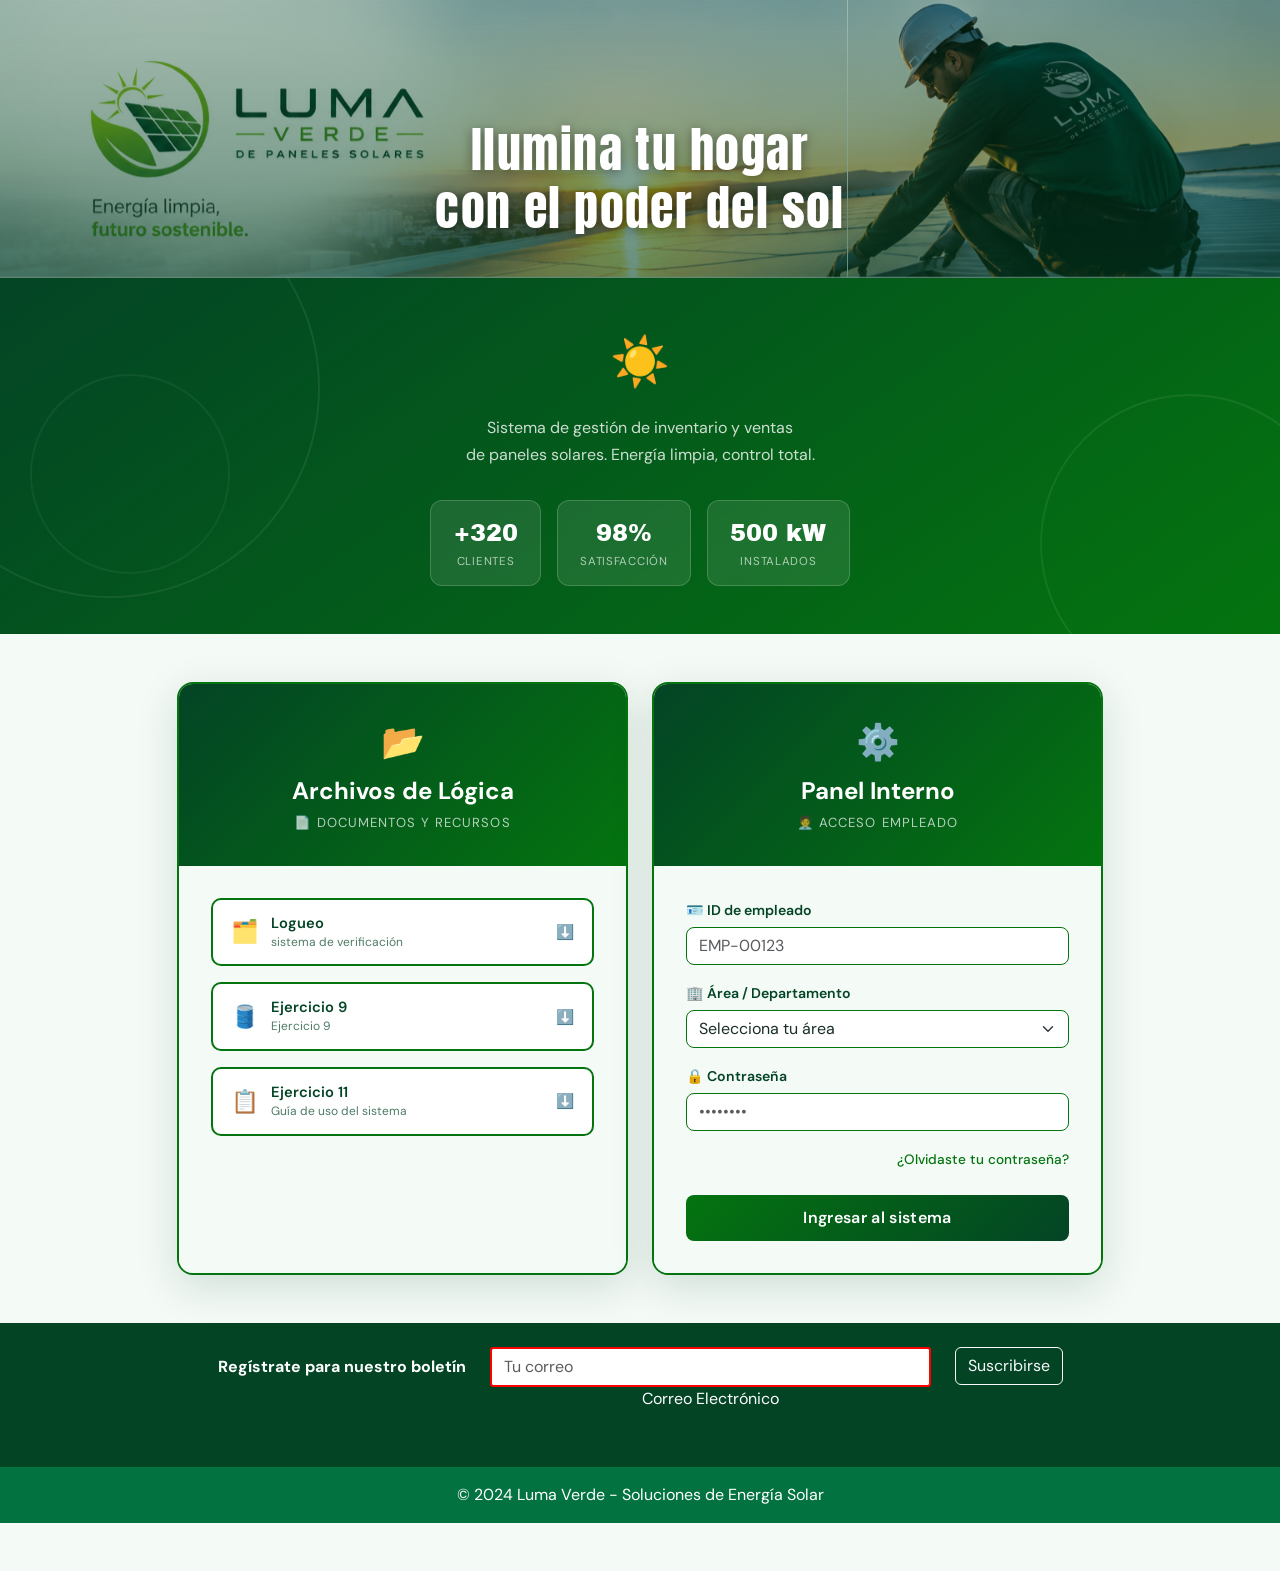
<file: loginInicio.html>
<!DOCTYPE html>
<html lang="es">
<head>
  <meta charset="UTF-8">
  <meta name="viewport" content="width=device-width, initial-scale=1.0">
  <title>Inicio — Luma Verde</title>

  <link rel="preconnect" href="https://fonts.googleapis.com">
  <link rel="preconnect" href="https://fonts.gstatic.com" crossorigin>
  <link href="https://fonts.googleapis.com/css2?family=Anton&family=Archivo+Black&family=DM+Sans:wght@300;400;500&family=Playfair+Display:wght@600;700&display=swap" rel="stylesheet">

  <link href="https://cdn.jsdelivr.net/npm/bootstrap@5.3.8/dist/css/bootstrap.min.css" rel="stylesheet"
    integrity="sha384-sRIl4kxILFvY47J16cr9ZwB07vP4J8+LH7qKQnuqkuIAvNWLzeN8tE5YBujZqJLB" crossorigin="anonymous">
    <!-- Bootstrap Icons -->
<link rel="stylesheet" href="https://cdn.jsdelivr.net/npm/bootstrap-icons@1.11.3/font/bootstrap-icons.min.css">

  <link rel="stylesheet" href="estilos.css">

  <style>
    body {
      font-family: 'DM Sans', sans-serif;
      background-color: var(--fondo);
      min-height: 100vh;
      overflow-x: hidden;
    }

    /* ── CAROUSEL ────────────────────────────── */
    #inicio .carousel-item img {
      max-height: 480px;
      object-fit: cover;
      width: 100%;
    }

    .carousel-overlay {
      position: absolute;
      inset: 0;
      background: linear-gradient(to bottom, rgba(3,68,37,0.35) 0%, rgba(3,68,37,0.6) 100%);
      z-index: 1;
      pointer-events: none;
    }

    .hero-texto {
      position: absolute;
      bottom: 32px;
      left: 0; right: 0;
      z-index: 2;
      text-align: center;
    }

    .hero-texto h1 {
      font-family: 'Anton', sans-serif;
      font-size: clamp(1.8rem, 4vw, 3rem);
      color: var(--blanco);
      text-shadow: 0 2px 12px rgba(0,0,0,0.4);
      letter-spacing: 0.03em;
      padding: 0;
      animation: fadeIn 1s ease forwards;
    }

    /* ── PANEL STATS ─────────────────────────── */
    .panel-izquierdo {
      width: 100%;
      background: linear-gradient(145deg, var(--verde-oscuro) 0%, var(--verde-medio) 100%);
      position: relative;
      display: flex;
      flex-direction: column;
      justify-content: center;
      align-items: center;
      padding: 3rem 2rem;
      overflow: hidden;
      min-height: 280px;
    }

    .panel-izquierdo::before {
      content: '';
      position: absolute;
      width: 420px; height: 420px;
      border-radius: 50%;
      border: 2px solid rgba(255,255,255,0.07);
      top: -100px; left: -100px;
      pointer-events: none;
    }

    .panel-izquierdo::after {
      content: '';
      position: absolute;
      width: 300px; height: 300px;
      border-radius: 50%;
      border: 2px solid rgba(255,255,255,0.07);
      bottom: -60px; right: -60px;
      pointer-events: none;
    }

    .panel-circulo-extra {
      position: absolute;
      width: 200px; height: 200px;
      border-radius: 50%;
      border: 2px solid rgba(255,255,255,0.05);
      bottom: 60px; left: 30px;
      pointer-events: none;
    }

    .panel-contenido {
      position: relative;
      z-index: 1;
      text-align: center;
      width: 100%;
    }

    .panel-subtitulo {
      color: rgba(255,255,255,0.8);
      font-size: 1rem;
      line-height: 1.7;
      margin-bottom: 2rem;
    }

    .stats-row {
      display: flex;
      gap: 1rem;
      justify-content: center;
      flex-wrap: wrap;
    }

    .stat-card {
      background: rgba(255,255,255,0.1);
      border: 1px solid rgba(255,255,255,0.18);
      border-radius: 12px;
      padding: 0.9rem 1.4rem;
      text-align: center;
      backdrop-filter: blur(4px);
      min-width: 90px;
      transition: transform 0.2s;
    }

    .stat-card:hover { transform: translateY(-3px); }

    .stat-card .num {
      font-family: 'Archivo Black', sans-serif;
      font-size: 1.5rem;
      color: var(--blanco);
    }

    .stat-card .lbl {
      font-size: 0.72rem;
      color: rgba(255,255,255,0.65);
      text-transform: uppercase;
      letter-spacing: 0.06em;
      margin-top: 2px;
    }

    .sol-icono-wrap {
      font-size: 3rem;
      margin-bottom: 1rem;
      display: block;
      animation: rotar 20s linear infinite;
    }

    @keyframes rotar {
      from { transform: rotate(0deg); }
      to   { transform: rotate(360deg); }
    }

    /* ── CARD LOGIN ──────────────────────────── */
    .login-card {
      border: 2px solid var(--verde-medio) !important;
      border-radius: 16px !important;
      overflow: hidden;
      box-shadow: 0 12px 40px rgba(3,68,37,0.15);
      transition: box-shadow 0.3s;
      height: 100%;
    }

    .login-card:hover {
      box-shadow: 0 20px 60px rgba(3,68,37,0.22);
    }

    .login-card .card-header {
      background: linear-gradient(135deg, var(--verde-oscuro), var(--verde-medio));
      padding: 2rem 1.5rem;
      border-bottom: none;
    }

    .login-card .card-body {
      background-color: var(--fondo);
      padding: 2rem;
    }

    .login-card .form-control,
    .login-card .form-select {
      border: 1.5px solid var(--verde-medio);
      border-radius: 8px;
      background-color: var(--blanco);
      color: var(--texto);
      transition: border-color 0.2s, box-shadow 0.2s;
    }

    .login-card .form-control:focus,
    .login-card .form-select:focus {
      border-color: var(--verde-oscuro);
      box-shadow: 0 0 0 3px rgba(4,116,86,0.15);
    }

    .login-card label {
      color: var(--verde-oscuro);
      font-weight: 600;
      font-size: 0.88rem;
      margin-bottom: 6px;
    }

    .btn-ingresar {
      background: linear-gradient(135deg, var(--verde-medio), var(--verde-oscuro));
      border: none;
      border-radius: 8px;
      color: var(--blanco);
      font-weight: 600;
      padding: 11px;
      font-size: 1rem;
      letter-spacing: 0.02em;
      transition: transform 0.15s, box-shadow 0.15s;
    }

    .btn-ingresar:hover {
      transform: translateY(-2px);
      box-shadow: 0 8px 24px rgba(4,116,86,0.35);
      color: var(--blanco);
    }

    .btn-ingresar:active { transform: translateY(0); }

    .link-olvido {
      color: var(--verde-medio);
      font-size: 0.85rem;
      font-weight: 500;
      text-decoration: none;
    }

    .link-olvido:hover { text-decoration: underline; }

    /* ── CARD DESCARGAS ──────────────────────── */
    .descarga-card {
      border: 2px solid var(--verde-medio) !important;
      border-radius: 16px !important;
      overflow: hidden;
      box-shadow: 0 12px 40px rgba(3,68,37,0.15);
      transition: box-shadow 0.3s;
      height: 100%;
    }

    .descarga-card:hover {
      box-shadow: 0 20px 60px rgba(3,68,37,0.22);
    }

    .descarga-card .card-header {
      background: linear-gradient(135deg, var(--verde-oscuro), var(--verde-medio));
      padding: 2rem 1.5rem;
      border-bottom: none;
    }

    .descarga-card .card-body {
      background-color: var(--fondo);
      padding: 2rem;
      display: flex;
      flex-direction: column;
      gap: 1rem;
    }

    .btn-descarga {
      display: flex;
      align-items: center;
      gap: 12px;
      width: 100%;
      padding: 14px 18px;
      border: 2px solid var(--verde-medio);
      border-radius: 10px;
      background-color: var(--blanco);
      color: var(--verde-oscuro);
      font-weight: 600;
      font-size: 0.92rem;
      text-decoration: none;
      transition: background 0.2s, transform 0.15s, box-shadow 0.15s;
      cursor: pointer;
    }

    .btn-descarga:hover {
      background-color: var(--verde-medio);
      color: var(--blanco);
      transform: translateX(4px);
      box-shadow: 0 6px 20px rgba(4,116,86,0.25);
    }

    .btn-descarga .icono-descarga {
      font-size: 1.4rem;
      flex-shrink: 0;
    }

    .btn-descarga .info-descarga {
      text-align: left;
      line-height: 1.3;
    }

    .btn-descarga .info-descarga small {
      display: block;
      font-size: 0.75rem;
      font-weight: 400;
      opacity: 0.7;
      margin-top: 2px;
    }

    /* ── RESPONSIVE ──────────────────────────── */
    @media (max-width: 768px) {
      .panel-izquierdo { min-height: auto; padding: 2rem 1.5rem; }
    }
  </style>

</head>

<body>

  <!-- NAVBAR
  <nav class="navbar navbar-expand-lg sticky-top" style="background-color: #034425;">
    <div class="container-fluid">
      <a class="navbar-brand text-white" href="#inicio">
        <img id="icono" src="img/panel-solar.png" alt="Logo Luma Verde">
      </a>
      <button class="navbar-toggler border-white" type="button"
        data-bs-toggle="collapse" data-bs-target="#navbarNav"
        aria-controls="navbarNav" aria-expanded="false"
        aria-label="Toggle navigation">
        <span class="navbar-toggler-icon"></span>
      </button>
      <div class="collapse navbar-collapse" id="navbarNav">
        <ul class="navbar-nav ms-auto">
          <li class="nav-item">
            <a class="nav-link active text-white" href="#inicio">Inicio</a>
          </li>
          <li class="nav-item">
            <a class="nav-link text-white" href="#productos">Productos</a>
          </li>
          <li class="nav-item">
            <a class="nav-link text-white" href="#sobre-nosotros">Nosotros</a>
          </li>
          <li class="nav-item">
            <a class="nav-link text-white" href="#contacto">Contacto</a>
          </li>
        </ul>
      </div>
    </div>
  </nav> -->

  <!-- ═══ HERO / BANNER ════════════════════════════════════ -->
  <section id="inicio">
    <div style="position: relative;">
      <div id="carouselBanner" class="carousel slide" data-bs-ride="carousel">
        <div class="carousel-inner">
          <div class="carousel-item active">
            <img src="img/banner1.png" class="d-block w-100" alt="Energía solar residencial">
          </div>
          <div class="carousel-item">
            <img src="img/banner2.png" class="d-block w-100" alt="Instalación de paneles">
          </div>
          <div class="carousel-item">
            <img src="img/banner3.png" class="d-block w-100" alt="Sistema solar">
          </div>
        </div>
      </div>
      <div class="carousel-overlay"></div>
      <div class="hero-texto">
        <h1>Ilumina tu hogar<br>con el poder del sol</h1>
      </div>
    </div>
  </section>

  <!-- ═══ PANEL STATS ══════════════════════════════════════ -->
  <div class="panel-izquierdo">
    <div class="panel-circulo-extra"></div>
    <div class="panel-contenido">
      <span class="sol-icono-wrap">☀️</span>
      <p class="panel-subtitulo">
        Sistema de gestión de inventario y ventas<br>
        de paneles solares. Energía limpia, control total.
      </p>
      <div class="stats-row">
        <div class="stat-card">
          <div class="num">+320</div>
          <div class="lbl">Clientes</div>
        </div>
        <div class="stat-card">
          <div class="num">98%</div>
          <div class="lbl">Satisfacción</div>
        </div>
        <div class="stat-card">
          <div class="num">500 kW</div>
          <div class="lbl">Instalados</div>
        </div>
      </div>
    </div>
  </div>

  <!-- ═══ CARDS: DESCARGAS + LOGIN ════════════════════════ -->
  <div class="container py-5">
    <div class="row g-4 justify-content-center">

      <!-- Card Descargas -->
      <div class="col-12 col-md-6 col-lg-5">
        <div class="card descarga-card">

          <div class="card-header text-center">
            <span style="font-size: 2.2rem;">📂</span>
            <h4 class="text-white fw-bold mt-2 mb-1">Archivos de Lógica</h4>
            <small style="color: rgba(255,255,255,0.7); font-size: 0.82rem; letter-spacing: 0.08em; text-transform: uppercase;">
              📄 Documentos y recursos
            </small>
          </div>

          <div class="card-body">

            <!-- Botón 1 -->
            <a href="pdf/login.pdf" download class="btn-descarga">
              <span class="icono-descarga">🗂️</span>
              <div class="info-descarga">
                Logueo
                <small>sistema de verificación</small>
              </div>
              <span class="ms-auto">⬇️</span>
            </a>

            <!-- Botón 2 -->
            <a href="pdf/ejer9.pdf" download class="btn-descarga">
              <span class="icono-descarga">🛢️</span>
              <div class="info-descarga">
                Ejercicio 9
                <small>Ejercicio 9</small>
              </div>
              <span class="ms-auto">⬇️</span>
            </a>

            <!-- Botón 3 -->
            <a href="pdf/ejer11.pdf" download class="btn-descarga">
              <span class="icono-descarga">📋</span>
              <div class="info-descarga">
               Ejercicio 11
                <small>Guía de uso del sistema</small>
              </div>
              <span class="ms-auto">⬇️</span>
            </a>

          </div>
        </div>
      </div>

      <!-- Card Login -->
      <div class="col-12 col-md-6 col-lg-5">
        <div class="card login-card">

          <div class="card-header text-center">
            <span style="font-size: 2.2rem;">⚙️</span>
            <h4 class="text-white fw-bold mt-2 mb-1">Panel Interno</h4>
            <small style="color: rgba(255,255,255,0.7); font-size: 0.82rem; letter-spacing: 0.08em; text-transform: uppercase;">
              🧑‍💼 Acceso Empleado
            </small>
          </div>

          <div class="card-body">

            <div class="mb-3">
              <label for="usuario">🪪 ID de empleado</label>
              <input type="text" id="usuario" name="usuario"
                class="form-control" placeholder="EMP-00123"
                autocomplete="username">
            </div>

            <div class="mb-3">
              <label for="area">🏢 Área / Departamento</label>
              <select id="area" name="area" class="form-select">
                <option value="" disabled selected>Selecciona tu área</option>
                <option value="ventas">Ventas</option>
                <option value="instalaciones">Instalaciones</option>
                <option value="inventario">Inventario</option>
                <option value="admin">Administración</option>
                <option value="soporte">Soporte Técnico</option>
              </select>
            </div>

            <div class="mb-3">
              <label for="pass">🔒 Contraseña</label>
              <input type="password" id="pass" name="pass"
                class="form-control" placeholder="••••••••"
                autocomplete="current-password">
            </div>

            <div class="text-end mb-4">
              <a href="#" class="link-olvido">¿Olvidaste tu contraseña?</a>
            </div>

            <div class="d-grid">
              <button type="submit" class="btn btn-ingresar">
                Ingresar al sistema
              </button>
            </div>

          </div>
        </div>
      </div>

    </div>
  </div>
<footer class="text-center text-white" style="background-color: #034425;">
  <div class="container p-4 pb-0">
    <!-- Newsletter Section -->
    <section class="mb-4">
      <form action="">
        <div class="row d-flex justify-content-center">
          <div class="col-auto">
            <p class="pt-2">
              <strong>Regístrate para nuestro boletín</strong>
            </p>
          </div>

          <div class="col-md-5 col-12">
            <div class="form-outline form-white mb-4">
              <input type="email" id="newsletter-email" class="form-control" placeholder="Tu correo" required>
              <label class="form-label" for="newsletter-email">Correo Electrónico</label>
            </div>
          </div>

          <div class="col-auto">
            <button type="submit" class="btn btn-outline-light mb-4">
              Suscribirse
            </button>
          </div>
        </div>
      </form>
    </section>
  </div>

  <!-- Copyright -->
  <div class="text-center p-3" style="background-color: #027340;">
    © 2024 Luma Verde - Soluciones de Energía Solar
  </div>
</footer>
<div class="container my-5">

  <script src="https://cdn.jsdelivr.net/npm/bootstrap@5.3.8/dist/js/bootstrap.bundle.min.js"
    integrity="sha384-FKyoEForCGlyvwx9Hj09JcYn3nv7wiPVlz7YYwJrWVcXK/BmnVDxM+D2scQbITxI"
    crossorigin="anonymous"></script>
</body>
</html>
</file>
<file: estilos.css>
/* ============================================================
   ESTILOS.CSS — Luma Verde / SolarTech
   Solo contiene estilos realmente usados en index.html
   Secciones:
   1. Reset & Variables
   2. Base
   3. Navbar
   4. Encabezado de sección (h1, h2)
   5. Cards / Tarjetas Bootstrap overrides
   6. Panel de tipos de panel solar
   7. Tabla de especificaciones
   8. Formulario / Validación
   9. Video
   10. Footer
   11. Animaciones
   ============================================================ */


/* ============================================================
   1. RESET & VARIABLES
   ============================================================ */
* {
  margin: 0;
  padding: 0;
  box-sizing: border-box;
}

:root {
  --verde-oscuro: #034425;
  --verde-medio:  #04740f;
  --verde-claro:  #9ed09f;
  --fondo:        #f4faf6;
  --blanco:       #ffffff;
  --texto:        #1a2e25;
  --texto-suave:  #5a7a6a;
  --borde:        #0d9740;
  --verde-suave:   #e6f4ec;
  --amarillo-soleado: #efd211;
  --verde-suave-2: #d2ead6;
}


/* ============================================================
   2. BASE
   ============================================================ */
body {
  font-family: Arial, sans-serif;
  background-color: var(--fondo);
  color: var(--texto);
}

#logo {
  width: 150px;
  height: auto;
  margin: 20px;
}

#icono {
  color: var(--verde-claro);
  width: 50px;
  height: auto;
  margin-left: 5px;
}


/* ============================================================
   3. NAVBAR — override icono hamburguesa blanco
   ============================================================ */
.navbar-toggler {
  border-color: white !important;
}

.navbar-toggler-icon {
  background-image: url("data:image/svg+xml,%3csvg xmlns='http://www.w3.org/2000/svg' viewBox='0 0 30 30'%3e%3cpath stroke='rgba%28255, 255, 255, 1%29' stroke-linecap='round' stroke-miterlimit='10' stroke-width='2' d='M4 7h22M4 15h22M4 23h22'/%3e%3c/svg%3e") !important;
}


/* ============================================================
   4. TÍTULOS
   ============================================================ */
h1 {
  font-family: 'Anton', 'Archivo Black', sans-serif;
  font-size: 2rem;
  color: var(--verde-oscuro);
  text-align: center;
  padding: 20px 10px;
}

h2 {
  color: var(--verde-oscuro);
  margin-bottom: 20px;
  text-align: center;
}

#catalogo {
  font-size: 0.75rem;
  letter-spacing: 0.12em;
  text-transform: uppercase;
  color: var(--verde-oscuro);
  margin-bottom: 0.8rem;
}


/* ============================================================
   5. CARDS — override hover (Bootstrap base + animación)
   ============================================================ */
.card {
  animation: fadeIn 0.8s ease forwards;
}

.card:hover {
  transform: translateY(-5px);
  box-shadow: 0 8px 20px rgba(4, 116, 86, 0.3);
}
/* ============================================================
   BANNER / CAROUSEL HERO
   ============================================================ */

/* Altura máxima de las imágenes del carousel */
.carousel-item img {
  max-height: 480px;
  object-fit: cover;
  width: 100%;
}

/* Overlay oscuro sobre el carousel */
.carousel-overlay {
  position: absolute;
  inset: 0;
  background: linear-gradient(to bottom,
    rgba(3,68,37,0.35) 0%,
    rgba(3,68,37,0.6) 100%);
  z-index: 1;
  pointer-events: none;
}

/* Texto encima del carousel */
.hero-texto {
  position: absolute;
  bottom: 32px;
  left: 0;
  right: 0;
  z-index: 2;
  text-align: center;
}

.hero-texto h1 {
  font-family: 'Anton', sans-serif;
  font-size: clamp(1.8rem, 4vw, 3rem);
  color: var(--blanco);
  text-shadow: 0 2px 12px rgba(0,0,0,0.4);
  letter-spacing: 0.03em;
  padding: 0;
}
.btn-flotante {
  display: inline-flex;
  align-items: center;
  gap: 8px;
  margin-top: 24px;
  padding: 14px 32px;
  background: rgba(255,255,255,0.15);
  color: var(--blanco);
  font-weight: 600;
  font-size: 1rem;
  border: 2px solid rgba(255,255,255,0.7);
  border-radius: 50px;
  text-decoration: none;
  backdrop-filter: blur(6px);
  letter-spacing: 0.04em;
  transition: background 0.2s, transform 0.2s, box-shadow 0.2s;
}

.btn-flotante:hover {
  background: var(--verde-medio);
  border-color: var(--verde-medio);
  color: var(--blanco);
  transform: translateY(-3px);
  box-shadow: 0 10px 30px rgba(0,0,0,0.3);
}

.btn-flotante i { font-size: 1.1rem; }

.icon-mobile {
  visibility: hidden;
  width: 0;
  height: 0;
  position: absolute;
}

.icon-desktop {
  visibility: visible;
}

@media (max-width: 768px) {
  .btn-flotante {
    padding: 12px;
    font-size: 0.85rem;
    gap: 0;
    margin-top: 18px;
    border-radius: 50%;
    width: 48px;
    height: 48px;
    justify-content: center;
  }

  .btn-flotante .btn-texto {
    visibility: hidden;
    width: 0;
    position: absolute;
  }

  .icon-desktop {
    visibility: hidden;
    width: 0;
    position: absolute;
  }

  .icon-mobile {
    visibility: visible;
    width: auto;
    height: auto;
    position: static;
  }

  .btn-flotante i {
    font-size: 1.2rem;
  }
}

@media (max-width: 480px) {
  .btn-flotante {
    padding: 10px;
    width: 44px;
    height: 44px;
  }

  .btn-flotante i {
    font-size: 1rem;
  }
}
/* ============================================================
   6. SECCIÓN TIPOS DE PANEL SOLAR
   ============================================================ */
.panel-header {
  background: var(--verde-oscuro);
  color: var(--blanco);
  text-align: center;
  padding: 1rem 0.5rem 0.5rem;
  font-size: 15px;
  font-weight: 500;
  letter-spacing: 0.02em;
}
  .carousel-overlay {
      position: absolute;
      inset: 0;
      background: linear-gradient(to bottom, rgba(3,68,37,0.35) 0%, rgba(3,68,37,0.6) 100%);
      z-index: 1;
      pointer-events: none;
    }

.eff-badge {
  display: inline-block;
  background: #e6f4ec;
  color: #1a5c33;
  border-radius: 20px;
  font-size: 13px;
  font-weight: 500;
  padding: 3px 14px;
  margin-top: 2px;
}


/* ============================================================
   7. TABLA DE ESPECIFICACIONES
   ============================================================ */

/* Encabezado de sección tabla */
.header {
  margin: 32px 0;
  display: flex;
  align-items: flex-start;
  gap: 16px;
}

.header-icon {
  font-size: 2.4rem;
  line-height: 1;
  margin-top: 4px;
}

/* Leyenda de colores */
.legend {
  display: flex;
  flex-wrap: wrap;
  gap: 10px;
  margin-bottom: 24px;
}

.legend-item {
  display: flex;
  align-items: center;
  gap: 6px;
  font-size: 0.8rem;
  color: var(--texto-suave);
}

.dot {
     width: 10px; height: 10px; border-radius: 50%; }
.dot-kit{ 
    background: var(--verde-medio); }
.dot-panel{
    background: var(--verde-claro); }
.dot-offgrid { 
    background: var(--amarillo-soleado); }

/* Contenedor con scroll horizontal en móvil */
.table-wrap {
  background: var(--blanco);
  border-radius: 16px;
  border: 1.5px solid var(--borde);
  overflow-x: auto;
  box-shadow: 0 4px 24px rgba(3, 68, 37, 0.08);
  margin-bottom: 16px;
}

table {
  width: 100%;
  border-collapse: collapse;
  min-width: 780px;
}

thead tr {
  background: linear-gradient(135deg, var(--verde-oscuro), var(--verde-medio));
}

thead th {
  padding: 14px 16px;
  text-align: left;
  font-size: 0.78rem;
  font-weight: 500;
  color: rgba(255, 255, 255, 0.9);
  letter-spacing: 0.07em;
  text-transform: uppercase;
  white-space: nowrap;
}

tbody tr {
  border-bottom: 1px solid var(--borde);
  transition: background 0.15s;
}

tbody tr:last-child              { border-bottom: none; }
tbody tr:hover                   { background: #eef6f1; }
tbody tr:nth-child(even)         { background: #f9fcfa; }
tbody tr:nth-child(even):hover   { background: #eef6f1; }

td {
  padding: 14px 16px;
  font-size: 0.88rem;
  color: var(--texto);
  vertical-align: middle;
}

/* Celda de producto con punto de color */
.producto-cell {
  display: flex;
  align-items: center;
  gap: 10px;
}

.tipo-dot {
  width: 8px;
  height: 8px;
  border-radius: 50%;
  flex-shrink: 0;
}

.producto-nombre {
  font-weight: 500;
  color: var(--verde-oscuro);
}

/* Badges de eficiencia */
.badge-eficiencia {
  display: inline-block;
  padding: 3px 10px;
  border-radius: 50px;
  font-size: 0.78rem;
  font-weight: 500;
  background: rgba(4, 116, 86, 0.1);
  color: var(--verde-medio);
  border: 1px solid rgba(4, 116, 86, 0.2);
  white-space: nowrap;
}

.badge-na {
  background: rgba(90, 122, 106, 0.08);
  color: var(--texto-suave);
  border-color: var(--borde);
}

/* Badge de ahorro */
.badge-ahorro {
  display: inline-flex;
  align-items: center;
  gap: 4px;
  padding: 3px 10px;
  border-radius: 50px;
  font-size: 0.78rem;
  font-weight: 500;
  background: #e6f4ec;
  color: var(--verde-oscuro);
  border: 1px solid #b8dfc8;
  white-space: nowrap;
}

/* Tag de fuente bibliográfica */
.fuente-tag {
  display: inline-block;
  padding: 2px 8px;
  border-radius: 4px;
  font-size: 0.75rem;
  background: var(--verde-claro);
  color: var(--verde-oscuro);
  font-weight: 500;
}


/* ============================================================
   8. FORMULARIO — validación HTML5 + fieldset personalizado
   ============================================================ */
fieldset {
  background-color: #2d6a4f22;
  border: 2px solid #2d6a4f;
  border-radius: 10px;
  padding: 20px;
  margin: 20px auto;
  width: 100%;
}

input:user-valid {
  border: 2px solid rgb(0, 128, 73);
  border-radius: 3px;
}

input:user-valid + span::before {
  content: "✓";
  color: green;
}

input:invalid {
  border: 2px solid rgb(255, 0, 0);
  border-radius: 3px;
}


/* ============================================================
   9. VIDEO
   ============================================================ */
video {
  width: 100%;
  height: auto;
  border: 2px solid #2d6a4f;
  padding: 20px;
  max-width: 500px;
  border-radius: 10px;
}


/* ============================================================
   10. FOOTER — label override para newsletter
       (solo anula display:block que conflictuaría con Bootstrap)
   ============================================================ */
footer .form-label {
  display: inline-block;
}


/* ============================================================
   11. ANIMACIONES
   ============================================================ */
@keyframes fadeIn {
  from { opacity: 0; transform: translateY(20px); }
  to   { opacity: 1; transform: translateY(0); }
}

h1 { animation: fadeIn 1s ease forwards; }

    body {
      font-family: 'DM Sans', sans-serif;
      background-color: var(--fondo);
      min-height: 100vh;
      overflow-x: hidden;
    }

    /* ── CAROUSEL ────────────────────────────── */
    #inicio .carousel-item img {
      max-height: 480px;
      object-fit: cover;
      width: 100%;
    }

    .carousel-overlay {
      position: absolute;
      inset: 0;
      background: linear-gradient(to bottom, rgba(3,68,37,0.35) 0%, rgba(3,68,37,0.6) 100%);
      z-index: 1;
      pointer-events: none;
    }

    .hero-texto {
      position: absolute;
      bottom: 32px;
      left: 0; right: 0;
      z-index: 2;
      text-align: center;
    }

    .hero-texto h1 {
      font-family: 'Anton', sans-serif;
      font-size: clamp(1.8rem, 4vw, 3rem);
      color: var(--blanco);
      text-shadow: 0 2px 12px rgba(0,0,0,0.4);
      letter-spacing: 0.03em;
      padding: 0;
      animation: fadeIn 1s ease forwards;
    }

    /* ── PANEL STATS ─────────────────────────── */
    .panel-izquierdo {
      width: 100%;
      background: linear-gradient(145deg, var(--verde-oscuro) 0%, var(--verde-medio) 100%);
      position: relative;
      display: flex;
      flex-direction: column;
      justify-content: center;
      align-items: center;
      padding: 3rem 2rem;
      overflow: hidden;
      min-height: 280px;
    }

    .panel-izquierdo::before {
      content: '';
      position: absolute;
      width: 420px; height: 420px;
      border-radius: 50%;
      border: 2px solid rgba(255,255,255,0.07);
      top: -100px; left: -100px;
      pointer-events: none;
    }

    .panel-izquierdo::after {
      content: '';
      position: absolute;
      width: 300px; height: 300px;
      border-radius: 50%;
      border: 2px solid rgba(255,255,255,0.07);
      bottom: -60px; right: -60px;
      pointer-events: none;
    }

    .panel-circulo-extra {
      position: absolute;
      width: 200px; height: 200px;
      border-radius: 50%;
      border: 2px solid rgba(255,255,255,0.05);
      bottom: 60px; left: 30px;
      pointer-events: none;
    }

    .panel-contenido {
      position: relative;
      z-index: 1;
      text-align: center;
      width: 100%;
    }

    .panel-subtitulo {
      color: rgba(255,255,255,0.8);
      font-size: 1rem;
      line-height: 1.7;
      margin-bottom: 2rem;
    }

    .stats-row {
      display: flex;
      gap: 1rem;
      justify-content: center;
      flex-wrap: wrap;
    }

    .stat-card {
      background: rgba(255,255,255,0.1);
      border: 1px solid rgba(255,255,255,0.18);
      border-radius: 12px;
      padding: 0.9rem 1.4rem;
      text-align: center;
      backdrop-filter: blur(4px);
      min-width: 90px;
      transition: transform 0.2s;
    }

    .stat-card:hover { transform: translateY(-3px); }

    .stat-card .num {
      font-family: 'Archivo Black', sans-serif;
      font-size: 1.5rem;
      color: var(--blanco);
    }

    .stat-card .lbl {
      font-size: 0.72rem;
      color: rgba(255,255,255,0.65);
      text-transform: uppercase;
      letter-spacing: 0.06em;
      margin-top: 2px;
    }

    .sol-icono-wrap {
      font-size: 3rem;
      margin-bottom: 1rem;
      display: block;
      animation: rotar 20s linear infinite;
    }

    @keyframes rotar {
      from { transform: rotate(0deg); }
      to   { transform: rotate(360deg); }
    }

    /* ── CARD LOGIN ──────────────────────────── */
    .login-card {
      border: 2px solid var(--verde-medio) !important;
      border-radius: 16px !important;
      overflow: hidden;
      box-shadow: 0 12px 40px rgba(3,68,37,0.15);
      transition: box-shadow 0.3s;
      height: 100%;
    }

    .login-card:hover {
      box-shadow: 0 20px 60px rgba(3,68,37,0.22);
    }

    .login-card .card-header {
      background: linear-gradient(135deg, var(--verde-oscuro), var(--verde-medio));
      padding: 2rem 1.5rem;
      border-bottom: none;
    }

    .login-card .card-body {
      background-color: var(--fondo);
      padding: 2rem;
    }

    .login-card .form-control,
    .login-card .form-select {
      border: 1.5px solid var(--verde-medio);
      border-radius: 8px;
      background-color: var(--blanco);
      color: var(--texto);
      transition: border-color 0.2s, box-shadow 0.2s;
    }

    .login-card .form-control:focus,
    .login-card .form-select:focus {
      border-color: var(--verde-oscuro);
      box-shadow: 0 0 0 3px rgba(4,116,86,0.15);
    }

    .login-card label {
      color: var(--verde-oscuro);
      font-weight: 600;
      font-size: 0.88rem;
      margin-bottom: 6px;
    }

    .btn-ingresar {
      background: linear-gradient(135deg, var(--verde-medio), var(--verde-oscuro));
      border: none;
      border-radius: 8px;
      color: var(--blanco);
      font-weight: 600;
      padding: 11px;
      font-size: 1rem;
      letter-spacing: 0.02em;
      transition: transform 0.15s, box-shadow 0.15s;
    }

    .btn-ingresar:hover {
      transform: translateY(-2px);
      box-shadow: 0 8px 24px rgba(4,116,86,0.35);
      color: var(--blanco);
    }

    .btn-ingresar:active { transform: translateY(0); }

    .link-olvido {
      color: var(--verde-medio);
      font-size: 0.85rem;
      font-weight: 500;
      text-decoration: none;
    }

    .link-olvido:hover { text-decoration: underline; }

    /* ── CARD DESCARGAS ──────────────────────── */
    .descarga-card {
      border: 2px solid var(--verde-medio) !important;
      border-radius: 16px !important;
      overflow: hidden;
      box-shadow: 0 12px 40px rgba(3,68,37,0.15);
      transition: box-shadow 0.3s;
      height: 100%;
    }

    .descarga-card:hover {
      box-shadow: 0 20px 60px rgba(3,68,37,0.22);
    }

    .descarga-card .card-header {
      background: linear-gradient(135deg, var(--verde-oscuro), var(--verde-medio));
      padding: 2rem 1.5rem;
      border-bottom: none;
    }

    .descarga-card .card-body {
      background-color: var(--fondo);
      padding: 2rem;
      display: flex;
      flex-direction: column;
      gap: 1rem;
    }

    .btn-descarga {
      display: flex;
      align-items: center;
      gap: 12px;
      width: 100%;
      padding: 14px 18px;
      border: 2px solid var(--verde-medio);
      border-radius: 10px;
      background-color: var(--blanco);
      color: var(--verde-oscuro);
      font-weight: 600;
      font-size: 0.92rem;
      text-decoration: none;
      transition: background 0.2s, transform 0.15s, box-shadow 0.15s;
      cursor: pointer;
    }

    .btn-descarga:hover {
      background-color: var(--verde-medio);
      color: var(--blanco);
      transform: translateX(4px);
      box-shadow: 0 6px 20px rgba(4,116,86,0.25);
    }

    .btn-descarga .icono-descarga {
      font-size: 1.4rem;
      flex-shrink: 0;
    }

    .btn-descarga .info-descarga {
      text-align: left;
      line-height: 1.3;
    }

    .btn-descarga .info-descarga small {
      display: block;
      font-size: 0.75rem;
      font-weight: 400;
      opacity: 0.7;
      margin-top: 2px;
    }

    /* ── RESPONSIVE ──────────────────────────── */
    @media (max-width: 768px) {
      .panel-izquierdo { min-height: auto; padding: 2rem 1.5rem; }
    }
</file>
